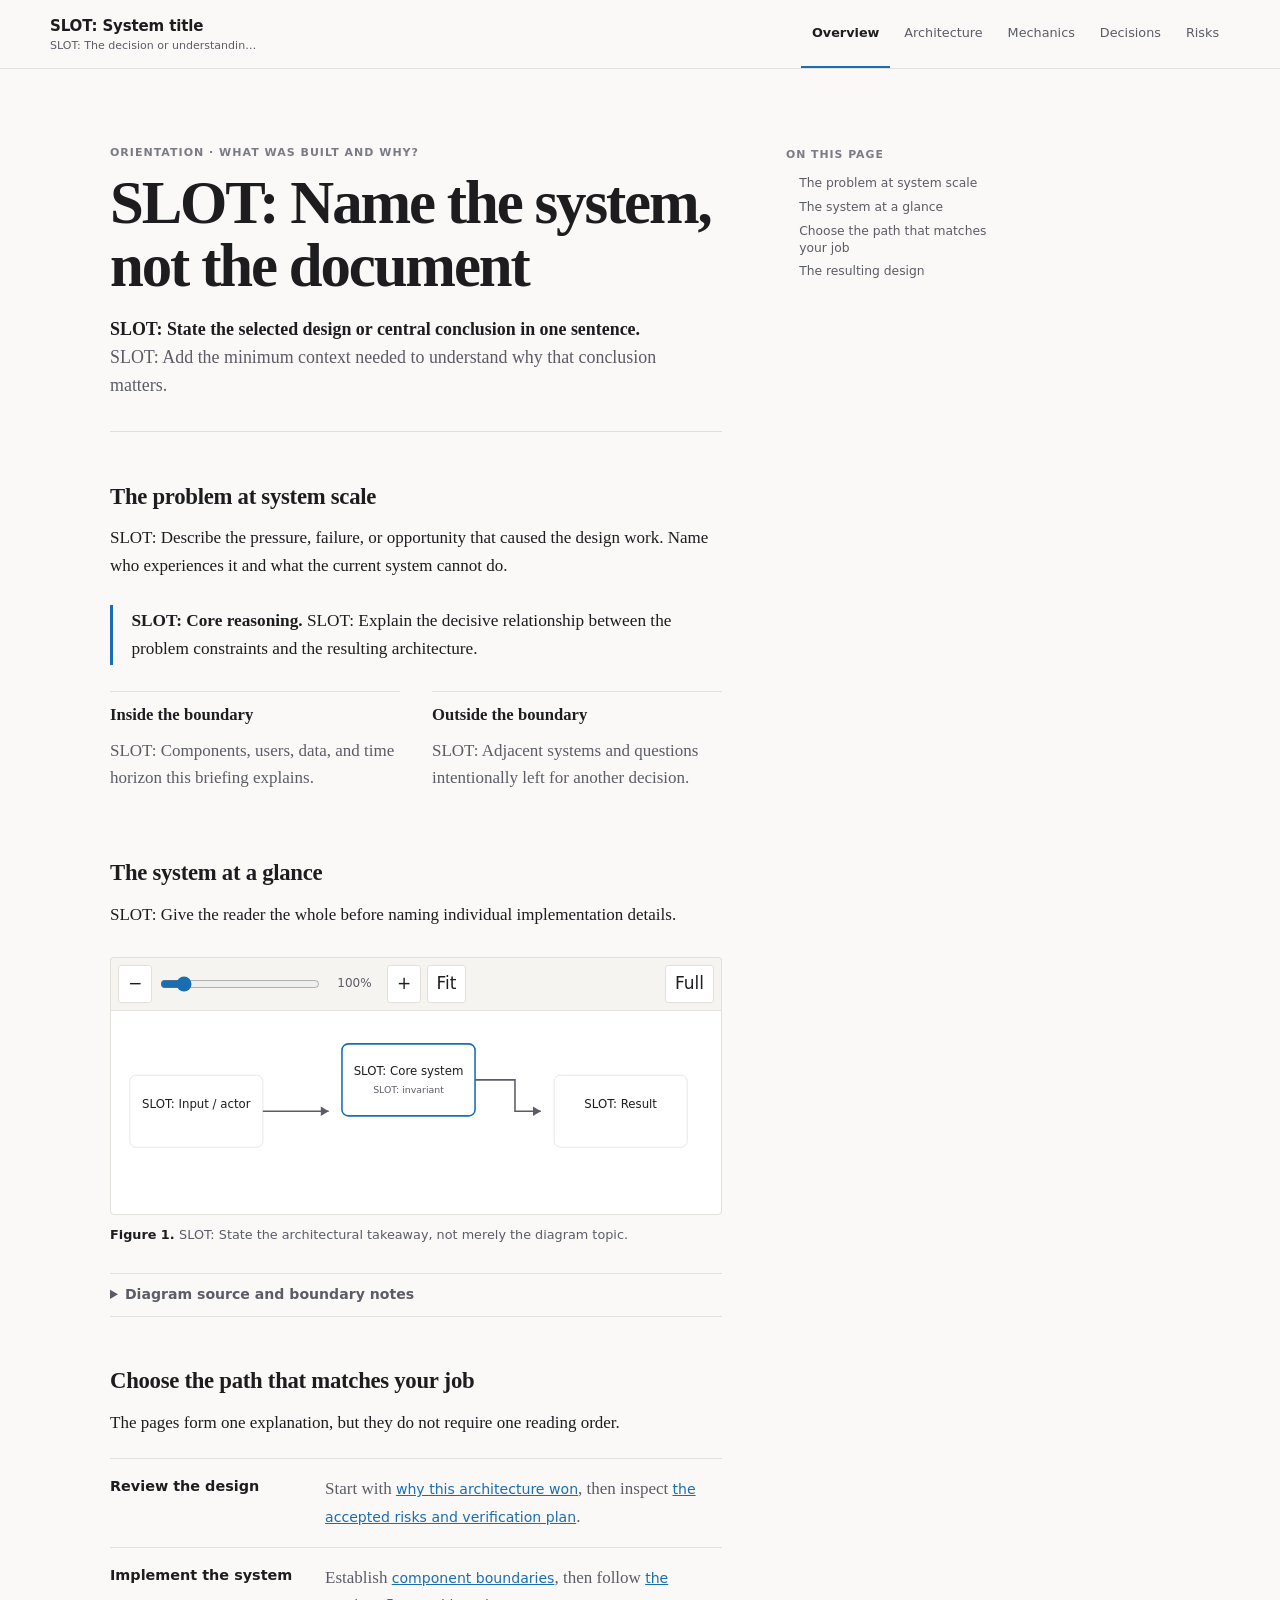
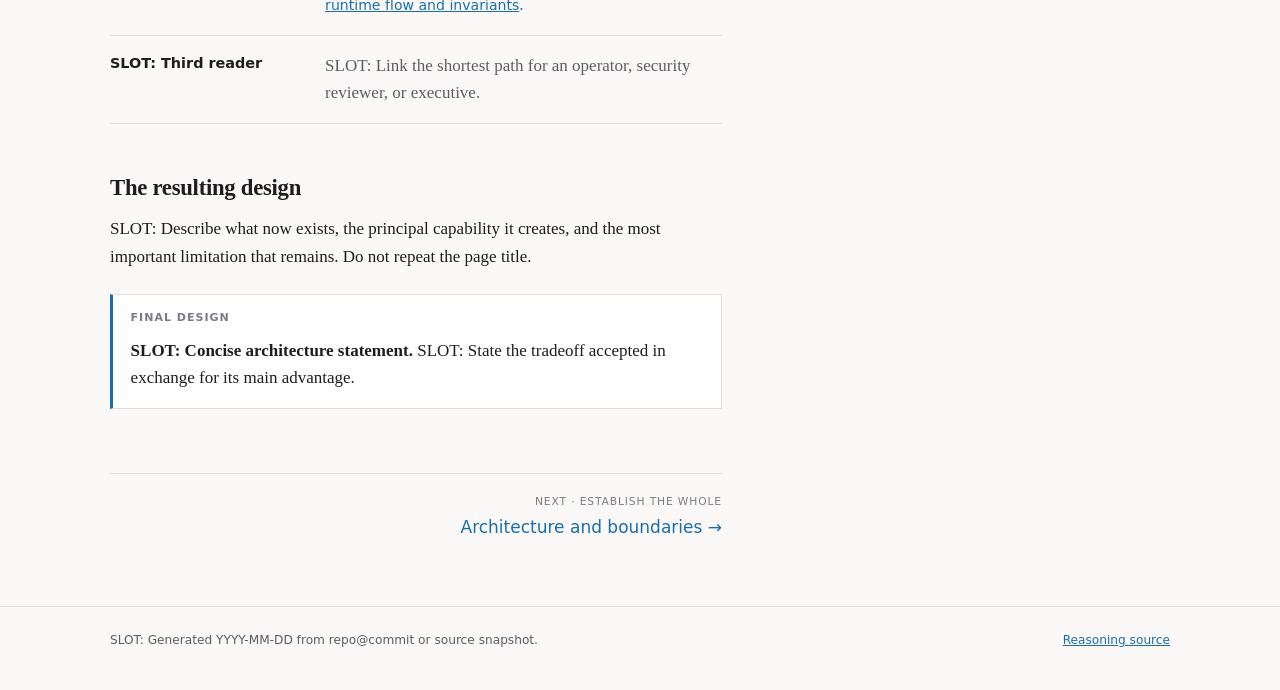
<file: skills/htmlize/assets/templates/site/index.html>
<!doctype html>
<html lang="en">
<head>
<meta charset="utf-8">
<meta name="viewport" content="width=device-width, initial-scale=1">
<meta name="description" content="SLOT: One-sentence description of the system briefing.">
<title>Overview — SLOT: System title</title>
<link rel="stylesheet" href="assets/site.css">
<script src="assets/diagram-viewer.js" defer></script>
<script src="assets/site.js" defer></script>
</head>
<body data-page="index.html">
<a class="skip-link" href="#main">Skip to content</a>

<header class="site-header">
  <div class="site-header-inner">
    <a class="site-mark" href="index.html" aria-label="SLOT: System title, overview">
      <span class="site-name">SLOT: System title</span>
      <span class="site-purpose">SLOT: The decision or understanding this briefing enables.</span>
    </a>
    <nav class="primary-nav" aria-label="Primary">
      <a href="index.html" aria-current="page">Overview</a>
      <a href="architecture.html">Architecture</a>
      <a href="mechanics.html">Mechanics</a>
      <a href="decisions.html">Decisions</a>
      <a href="risks.html">Risks</a>
    </nav>
  </div>
</header>

<div class="page-shell">
  <main id="main">
    <header class="page-header">
      <p class="eyebrow">Orientation · What was built and why?</p>
      <h1>SLOT: Name the system, not the document</h1>
      <p class="lede"><strong>SLOT: State the selected design or central conclusion in one sentence.</strong>
        SLOT: Add the minimum context needed to understand why that conclusion matters.</p>
    </header>

    <section aria-labelledby="problem">
      <h2 id="problem">The problem at system scale</h2>
      <p>SLOT: Describe the pressure, failure, or opportunity that caused the design work.
        Name who experiences it and what the current system cannot do.</p>
      <div class="thesis">
        <strong>SLOT: Core reasoning.</strong> SLOT: Explain the decisive relationship
        between the problem constraints and the resulting architecture.
      </div>
      <div class="scope-grid">
        <div>
          <h3>Inside the boundary</h3>
          <p>SLOT: Components, users, data, and time horizon this briefing explains.</p>
        </div>
        <div>
          <h3>Outside the boundary</h3>
          <p>SLOT: Adjacent systems and questions intentionally left for another decision.</p>
        </div>
      </div>
    </section>

    <section aria-labelledby="system-at-a-glance">
      <h2 id="system-at-a-glance">The system at a glance</h2>
      <p>SLOT: Give the reader the whole before naming individual implementation details.</p>
      <figure class="diagram">
        <svg viewBox="0 0 760 260" role="img" aria-labelledby="overview-map-title">
          <title id="overview-map-title">SLOT: Accessible title for the architecture overview</title>
          <rect x="24" y="82" width="170" height="92" rx="8" fill="#ffffff" stroke="#e6e4de"/>
          <rect x="295" y="42" width="170" height="92" rx="8" fill="#ffffff" stroke="#1a6db0" stroke-width="2"/>
          <rect x="566" y="82" width="170" height="92" rx="8" fill="#ffffff" stroke="#e6e4de"/>
          <path d="M194 128H278" fill="none" stroke="#5c5c66" stroke-width="2"/>
          <path d="M465 88H516V128H549" fill="none" stroke="#5c5c66" stroke-width="2"/>
          <path d="M549 128l-10-6v12z" fill="#5c5c66"/>
          <path d="M278 128l-10-6v12z" fill="#5c5c66"/>
          <text x="109" y="124" text-anchor="middle" fill="#1d1d20" font-family="system-ui" font-size="15">SLOT: Input / actor</text>
          <text x="380" y="82" text-anchor="middle" fill="#1d1d20" font-family="system-ui" font-size="15">SLOT: Core system</text>
          <text x="380" y="105" text-anchor="middle" fill="#5c5c66" font-family="system-ui" font-size="12">SLOT: invariant</text>
          <text x="651" y="124" text-anchor="middle" fill="#1d1d20" font-family="system-ui" font-size="15">SLOT: Result</text>
        </svg>
        <figcaption>SLOT: State the architectural takeaway, not merely the diagram topic.</figcaption>
      </figure>
      <details>
        <summary>Diagram source and boundary notes</summary>
        <p>SLOT: Replace the sample SVG with rendered diagram output and include its editable
          source under <code>sources/diagrams/</code>.</p>
      </details>
    </section>

    <section aria-labelledby="reading-paths">
      <h2 id="reading-paths">Choose the path that matches your job</h2>
      <p>The pages form one explanation, but they do not require one reading order.</p>
      <div class="reading-paths">
        <div class="reading-path">
          <strong>Review the design</strong>
          <p>Start with <a href="decisions.html">why this architecture won</a>, then inspect
            <a href="risks.html">the accepted risks and verification plan</a>.</p>
        </div>
        <div class="reading-path">
          <strong>Implement the system</strong>
          <p>Establish <a href="architecture.html">component boundaries</a>, then follow
            <a href="mechanics.html">the runtime flow and invariants</a>.</p>
        </div>
        <div class="reading-path">
          <strong>SLOT: Third reader</strong>
          <p>SLOT: Link the shortest path for an operator, security reviewer, or executive.</p>
        </div>
      </div>
    </section>

    <section aria-labelledby="result">
      <h2 id="result">The resulting design</h2>
      <p>SLOT: Describe what now exists, the principal capability it creates, and the
        most important limitation that remains. Do not repeat the page title.</p>
      <div class="decision-statement">
        <p class="section-label">Final design</p>
        <p><strong>SLOT: Concise architecture statement.</strong> SLOT: State the tradeoff
          accepted in exchange for its main advantage.</p>
      </div>
    </section>

    <nav class="pager" aria-label="Continue reading">
      <span></span>
      <a href="architecture.html"><span>Next · establish the whole</span>Architecture and boundaries →</a>
    </nav>
  </main>

  <aside class="page-toc" aria-label="On this page">
    <p class="page-toc-label">On this page</p>
    <nav data-page-toc></nav>
  </aside>
</div>

<footer class="site-footer">
  <div class="site-footer-inner">
    <span>SLOT: Generated YYYY-MM-DD from repo@commit or source snapshot.</span>
    <a href="sources/brief.md">Reasoning source</a>
  </div>
</footer>
</body>
</html>
</file>
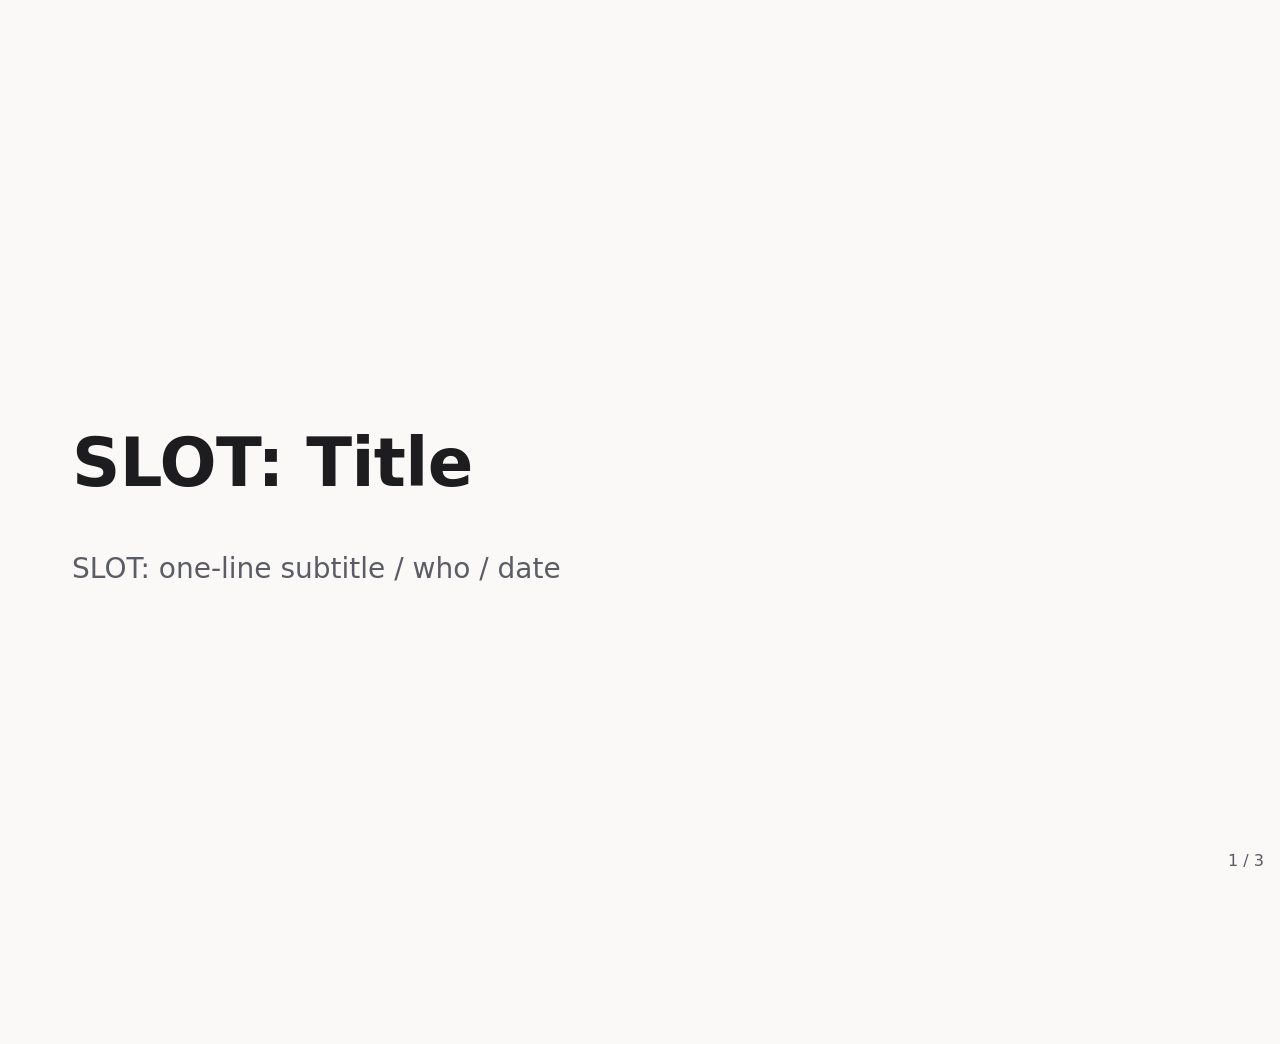
<file: skills/htmlize/assets/templates/deck.html>
<!doctype html>
<html lang="en">
<head>
<meta charset="utf-8">
<meta name="viewport" content="width=device-width, initial-scale=1">
<title>SLOT: deck title</title>
<style>
  :root {
    --bg:     #faf9f7;
    --ink:    #1d1d20;
    --ink-2:  #5c5c66;
    --accent: #1a6db0;
    --sans: ui-sans-serif, system-ui, -apple-system, sans-serif;
    --mono: ui-monospace, "SF Mono", Menlo, Consolas, monospace;
  }
  @media (prefers-color-scheme: dark) {
    :root {
      --bg:     #131316;
      --ink:    #ececf0;
      --ink-2:  #9c9ca8;
      --accent: #5aa3dd;
    }
  }

  body {
    font: 28px/1.45 var(--sans);   /* readable from the back of the room */
    background: var(--bg);
    color: var(--ink);
    margin: 0;
  }
  .slide {
    display: none;
    min-height: 100vh;
    min-height: 100dvh;
    flex-direction: column;
    justify-content: center;
    padding: 8vmin;
  }
  .slide.current { display: flex; }
  h1 { font-size: 2.4em; line-height: 1.1; letter-spacing: -0.01em; margin: 0 0 0.3em; }
  h2 { font-size: 1.6em; line-height: 1.2; margin: 0 0 0.6em; }
  .muted { color: var(--ink-2); }
  code { font-family: var(--mono); font-size: 0.9em; }
  .slide svg { max-width: 100%; height: auto; }

  .counter {
    position: fixed;
    right: 1rem;
    bottom: 0.75rem;
    font-size: 16px;
    color: var(--ink-2);
  }

  @media print {
    .slide { display: flex; min-height: 95vh; page-break-after: always; }
    .counter { display: none; }
  }
</style>
</head>
<body>

<section class="slide">
  <h1>SLOT: Title</h1>
  <p class="muted">SLOT: one-line subtitle / who / date</p>
</section>

<section class="slide">
  <h2>SLOT: One idea per slide</h2>
  <p>SLOT: a diagram beats bullets -- inline the SVG here.</p>
</section>

<section class="slide">
  <h2>SLOT: Summary</h2>
  <p>SLOT: the slide someone photographs.</p>
</section>

<p class="counter" id="counter"></p>

<script>
  // Arrow keys, counter, click to advance. That is the whole budget.
  const slides = [...document.querySelectorAll('.slide')];
  const counter = document.getElementById('counter');
  let i = 0;
  function show(n) {
    i = Math.max(0, Math.min(slides.length - 1, n));
    slides.forEach((s, k) => s.classList.toggle('current', k === i));
    counter.textContent = (i + 1) + ' / ' + slides.length;
    history.replaceState(null, '', '#' + (i + 1));
  }
  addEventListener('keydown', (e) => {
    if (e.key === 'ArrowRight' || e.key === ' ') show(i + 1);
    if (e.key === 'ArrowLeft') show(i - 1);
  });
  addEventListener('click', () => show(i + 1));
  show((parseInt(location.hash.slice(1), 10) || 1) - 1);
</script>
</body>
</html>
</file>
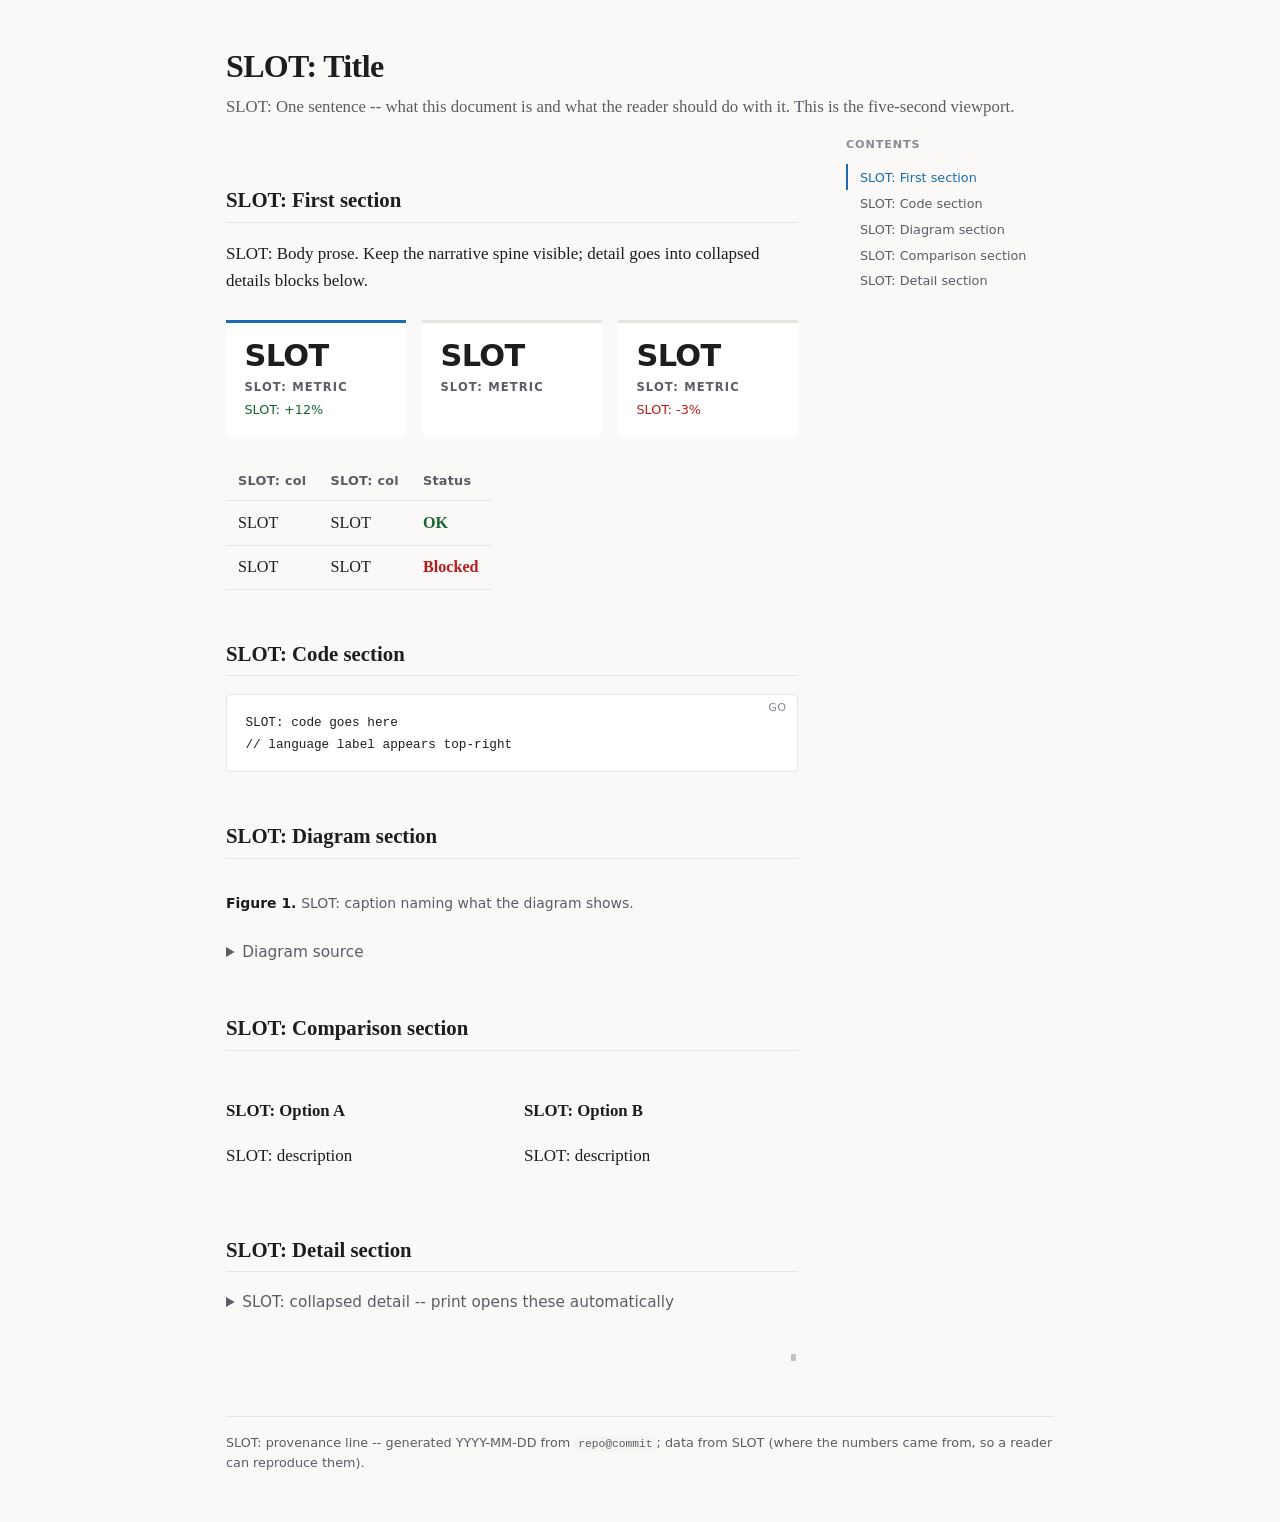
<file: skills/htmlize/assets/templates/document.html>
<!doctype html>
<html lang="en">
<head>
<meta charset="utf-8">
<meta name="viewport" content="width=device-width, initial-scale=1">
<title>SLOT: document title</title>
<style>
  :root {
    --bg:       #faf9f7;
    --surface:  #ffffff;
    --surface-2:#f5f4f0;
    --ink:      #1d1d20;
    --ink-2:    #5c5c66;
    --ink-3:    #8a8a96;
    --rule:     #e6e4de;
    --accent:   #1a6db0;
    --ok:       #166534;
    --warn:     #b45309;
    --bad:      #b91c1c;
    --serif: "Charter", "Iowan Old Style", Georgia, serif;
    --sans:  ui-sans-serif, system-ui, -apple-system, sans-serif;
    --mono:  ui-monospace, "SF Mono", Menlo, Consolas, monospace;
  }
  @media (prefers-color-scheme: dark) {
    :root {
      --bg:       #131316;
      --surface:  #1c1c21;
      --surface-2:#222228;
      --ink:      #ececf0;
      --ink-2:    #9c9ca8;
      --ink-3:    #6c6c78;
      --rule:     #2c2c33;
      --accent:   #5aa3dd;
      --ok:       #4ade80;
      --warn:     #fbbf24;
      --bad:      #f87171;
    }
  }

  * { box-sizing: border-box; }
  html { scroll-behavior: smooth; }

  body {
    font: 17px/1.6 var(--serif);
    background: var(--bg);
    color: var(--ink);
    margin: 3rem auto;
    padding: 0 1.25rem;
    max-width: calc(72ch + 16rem);
  }

  /* -- Layout: main left, nav right -- */

  .layout {
    display: grid;
    grid-template-columns: minmax(0, 72ch) 13rem;
    gap: 3rem;
    align-items: start;
  }

  /* -- Headings -- */

  h1 {
    font-size: 2rem;
    line-height: 1.15;
    letter-spacing: -0.02em;
    margin: 0 0 0.3em;
  }
  h2 {
    font-size: 1.3rem;
    line-height: 1.3;
    margin-top: 2.4em;
    padding-bottom: 0.4em;
    border-bottom: 1px solid var(--rule);
  }
  h3 { font-size: 1.05rem; margin-top: 1.8em; }
  h1, h2, h3 { text-wrap: balance; }

  .framing {
    color: var(--ink-2);
    font-size: 1.05rem;
    line-height: 1.5;
    margin-top: 0;
  }

  a { color: var(--accent); }

  /* -- Right-side TOC -- */

  .toc {
    position: sticky;
    top: 2rem;
    font-family: var(--sans);
    font-size: 0.8rem;
    line-height: 1.65;
    order: 2;
  }
  .toc-label {
    font-weight: 600;
    font-size: 0.7rem;
    letter-spacing: 0.08em;
    text-transform: uppercase;
    color: var(--ink-3);
    margin-bottom: 0.6rem;
  }
  .toc a {
    display: block;
    color: var(--ink-2);
    text-decoration: none;
    padding: 0.15rem 0;
    padding-left: 0.75rem;
    border-left: 2px solid transparent;
    transition: color 120ms ease-out, border-color 120ms ease-out;
  }
  .toc a:hover { color: var(--accent); }
  .toc a.active {
    color: var(--accent);
    border-left-color: var(--accent);
  }

  /* -- Code -- */

  code {
    font-family: var(--mono);
    font-size: 0.88em;
  }
  :not(pre) > code {
    background: var(--surface-2);
    padding: 0.15em 0.35em;
    border-radius: 3px;
  }
  pre {
    position: relative;
    font-family: var(--mono);
    font-size: 0.85em;
    line-height: 1.55;
    background: var(--surface);
    border: 1px solid var(--rule);
    border-radius: 5px;
    padding: 1rem 1.15rem;
    overflow-x: auto;
    tab-size: 4;
  }
  pre .lang {
    position: absolute;
    top: 0;
    right: 0;
    font-family: var(--sans);
    font-size: 0.7rem;
    letter-spacing: 0.04em;
    text-transform: uppercase;
    color: var(--ink-3);
    padding: 0.3rem 0.65rem;
    user-select: none;
  }

  /* -- Tables -- */

  table {
    border-collapse: collapse;
    width: 100%;
    font-size: 0.95em;
    overflow-x: auto;
    display: block;
  }
  th, td {
    text-align: left;
    vertical-align: top;
    padding: 0.55rem 0.75rem;
    border-bottom: 1px solid var(--rule);
  }
  th {
    font-family: var(--sans);
    font-size: 0.8rem;
    font-weight: 600;
    letter-spacing: 0.02em;
    color: var(--ink-2);
  }
  tr:hover td { background: var(--surface-2); }
  td.num, th.num {
    text-align: right;
    font-variant-numeric: tabular-nums;
    font-family: var(--sans);
  }

  /* -- KPI stat tiles -- */

  .kpi-row {
    display: flex;
    gap: 1rem;
    margin: 1.5em 0;
  }
  .kpi {
    flex: 1;
    padding: 1rem 1.15rem;
    border-top: 3px solid var(--rule);
    background: var(--surface);
    border-radius: 0 0 4px 4px;
  }
  .kpi-value {
    font-family: var(--sans);
    font-size: 1.9rem;
    font-weight: 700;
    line-height: 1.1;
    letter-spacing: -0.02em;
    font-variant-numeric: tabular-nums;
  }
  .kpi-label {
    font-family: var(--sans);
    font-size: 0.72rem;
    font-weight: 600;
    letter-spacing: 0.1em;
    text-transform: uppercase;
    color: var(--ink-2);
    margin-top: 0.35rem;
  }
  .kpi-delta {
    font-family: var(--sans);
    font-size: 0.8rem;
    margin-top: 0.25rem;
  }
  .kpi-delta.up   { color: var(--ok); }
  .kpi-delta.down { color: var(--bad); }
  .kpi-delta.flat { color: var(--ink-3); }
  .kpi.accent { border-top-color: var(--accent); }

  /* -- Status -- */

  .ok   { color: var(--ok); }
  .warn { color: var(--warn); }
  .bad  { color: var(--bad); }

  /* -- Grid utilities -- */

  .grid-2 {
    display: grid;
    grid-template-columns: 1fr 1fr;
    gap: 1.5rem;
  }
  .grid-3 {
    display: grid;
    grid-template-columns: repeat(3, 1fr);
    gap: 1.5rem;
  }
  .grid-asym {
    display: grid;
    grid-template-columns: 1.2fr 0.8fr;
    gap: 1.5rem;
  }

  /* -- Details / collapsibles -- */

  details { margin: 1em 0; }
  details summary {
    cursor: pointer;
    color: var(--ink-2);
    font-family: var(--sans);
    font-size: 0.9em;
  }
  details summary:hover { color: var(--accent); }

  /* -- Diagrams -- */

  figure.diagram { margin: 1.5em 0; overflow-x: auto; }
  figure.diagram > svg,
  .diagram-viewport svg { display: block; max-width: 100%; height: auto; }
  figure.diagram figcaption {
    font-family: var(--sans);
    font-size: 0.82em;
    color: var(--ink-2);
    margin-top: 0.5rem;
  }

  /* The fitted SVG above is the no-JS baseline. JS adds this viewer
     without cloning or rewriting the SVG. */
  figure.diagram.is-enhanced { overflow: visible; }
  .diagram-toolbar {
    display: flex;
    align-items: center;
    gap: 0.35rem;
    padding: 0.45rem;
    background: var(--surface-2);
    border: 1px solid var(--rule);
    border-bottom: 0;
    border-radius: 4px 4px 0 0;
    font-family: var(--sans);
  }
  .diagram-toolbar button {
    min-width: 2rem;
    min-height: 2rem;
    padding: 0.25rem 0.55rem;
    background: var(--surface);
    border: 1px solid var(--rule);
    border-radius: 3px;
    color: var(--ink);
    font: inherit;
    cursor: pointer;
  }
  .diagram-toolbar button:hover { border-color: var(--accent); }
  .diagram-toolbar button:focus-visible,
  .diagram-toolbar input:focus-visible,
  .diagram-viewport:focus-visible {
    outline: 2px solid var(--accent);
    outline-offset: 2px;
  }
  .diagram-toolbar input[type="range"] {
    width: min(10rem, 25vw);
    accent-color: var(--accent);
  }
  .diagram-zoom-output {
    min-width: 3.4rem;
    color: var(--ink-2);
    font-size: 0.75rem;
    font-variant-numeric: tabular-nums;
    text-align: center;
  }
  .diagram-toolbar-spacer { flex: 1; }
  .diagram-viewport {
    max-height: min(68vh, 46rem);
    overflow: auto;
    background: var(--surface);
    border: 1px solid var(--rule);
    border-radius: 0 0 4px 4px;
    overscroll-behavior: contain;
    scrollbar-gutter: stable;
  }
  .diagram-viewport:focus-visible { outline-offset: -3px; }
  .diagram-placeholder { visibility: hidden; }
  body.diagram-open { overflow: hidden; }
  figure.diagram.is-fullscreen {
    position: fixed;
    z-index: 100;
    inset: 0;
    display: flex;
    flex-direction: column;
    width: auto;
    max-width: none;
    height: 100vh;
    height: 100dvh;
    margin: 0;
    padding: clamp(0.5rem, 2vw, 1.25rem);
    overflow: hidden;
    background: var(--bg);
  }
  figure.diagram.is-fullscreen .diagram-toolbar { flex: 0 0 auto; }
  figure.diagram.is-fullscreen .diagram-viewport {
    flex: 1 1 auto;
    min-height: 0;
    max-height: none;
  }
  figure.diagram.is-fullscreen figcaption {
    flex: 0 0 auto;
    margin-bottom: 0;
  }

  body { counter-reset: fig tab; }
  figure.diagram figcaption::before {
    counter-increment: fig;
    content: "Figure " counter(fig) ". ";
    font-weight: 600;
    color: var(--ink);
  }
  table caption {
    counter-increment: tab;
    caption-side: top;
    text-align: left;
    font-family: var(--sans);
    font-size: 0.82em;
    color: var(--ink-2);
    padding: 0 0 0.4rem;
  }
  table caption::before {
    content: "Table " counter(tab) ". ";
    font-weight: 600;
    color: var(--ink);
  }

  /* -- Blockquotes -- */

  blockquote {
    margin: 1.5em 0;
    padding: 0 0 0 1.25rem;
    border-left: 3px solid var(--rule);
    color: var(--ink-2);
  }

  /* -- Colophon / endmark -- */

  .colophon {
    margin-top: 3rem;
    padding-top: 1rem;
    border-top: 1px solid var(--rule);
    font: 0.8rem/1.6 var(--sans);
    color: var(--ink-2);
  }
  .endmark {
    display: block;
    text-align: right;
    color: var(--ink-3);
    font-size: 0.85rem;
    margin-top: 2rem;
    opacity: 0.5;
  }

  /* -- Dark-mode remap for rendered SVG diagrams -- */

  .diagram svg [fill="#ffffff"]   { fill: var(--surface); }
  .diagram svg [fill="#faf9f7"]   { fill: var(--bg); }
  .diagram svg [fill="#1d1d20"]   { fill: var(--ink); }
  .diagram svg [fill="#5c5c66"]   { fill: var(--ink-2); }
  .diagram svg [stroke="#5c5c66"] { stroke: var(--ink-2); }
  .diagram svg [stroke="#e6e4de"] { stroke: var(--rule); }
  .diagram svg [fill="#1a6db0"]   { fill: var(--accent); }
  .diagram svg [stroke="#1a6db0"] { stroke: var(--accent); }
  .diagram svg [fill="#eaeaea"]   { fill: var(--rule); }
  .diagram svg [stroke="#000000"] { stroke: var(--ink-2); }
  .diagram svg [stroke="#666"],
  .diagram svg [stroke="#999"]    { stroke: var(--ink-2); }

  /* -- Responsive -- */

  @media (max-width: 900px) {
    body { max-width: 72ch; margin: 1.5rem auto; }
    .layout {
      display: flex;
      flex-direction: column;
    }
    .toc {
      position: static;
      order: -1;
      border-bottom: 1px solid var(--rule);
      padding-bottom: 1rem;
      margin-bottom: 1.5rem;
    }
    .toc a { border-left: none; padding-left: 0; }
    .grid-2, .grid-3, .grid-asym { grid-template-columns: 1fr; }
    .kpi-row { flex-wrap: wrap; }
    .kpi { min-width: calc(50% - 0.5rem); }
  }

  @media (max-width: 500px) {
    .kpi { min-width: 100%; }
    .diagram-toolbar input[type="range"] { width: 5.5rem; }
  }

  /* -- Print -- */

  @media print {
    :root {
      --bg: #ffffff;
      --surface: #ffffff;
      --surface-2: #f5f4f0;
      --ink: #111111;
      --ink-2: #4b4b52;
      --ink-3: #6b6b72;
      --rule: #d8d6d0;
      --accent: #174f7a;
      color-scheme: light;
    }
    body { max-width: none; margin: 0; font-size: 11pt; }
    .no-print, .diagram-toolbar { display: none !important; }
    .toc { position: static; }
    .kpi { break-inside: avoid; }
    pre { white-space: pre-wrap; word-wrap: break-word; }
    figure.diagram,
    figure.diagram.is-fullscreen {
      position: static !important;
      display: block;
      height: auto;
      margin: 1rem 0;
      padding: 0;
      overflow: visible;
      background: transparent;
    }
    .diagram-viewport {
      max-height: none;
      overflow: visible;
      border: 0;
    }
    .diagram-viewport svg { width: 100% !important; max-width: 100% !important; }
  }

  @media (prefers-reduced-motion: reduce) {
    html { scroll-behavior: auto; }
    .toc a { transition: none; }
  }
</style>
</head>
<body>

<header>
  <h1>SLOT: Title</h1>
  <p class="framing">SLOT: One sentence -- what this document is and
  what the reader should do with it. This is the five-second viewport.</p>
</header>

<div class="layout">
  <main id="content">

    <section>
      <h2>SLOT: First section</h2>
      <p>SLOT: Body prose. Keep the narrative spine visible; detail
      goes into collapsed details blocks below.</p>

      <!-- KPI stat tiles -- use when you have 2-4 headline numbers -->
      <div class="kpi-row">
        <div class="kpi accent">
          <div class="kpi-value">SLOT</div>
          <div class="kpi-label">SLOT: metric</div>
          <div class="kpi-delta up">SLOT: +12%</div>
        </div>
        <div class="kpi">
          <div class="kpi-value">SLOT</div>
          <div class="kpi-label">SLOT: metric</div>
        </div>
        <div class="kpi">
          <div class="kpi-value">SLOT</div>
          <div class="kpi-label">SLOT: metric</div>
          <div class="kpi-delta down">SLOT: -3%</div>
        </div>
      </div>

      <table>
        <thead><tr><th>SLOT: col</th><th>SLOT: col</th><th>Status</th></tr></thead>
        <tbody>
          <tr><td>SLOT</td><td>SLOT</td><td><strong class="ok">OK</strong></td></tr>
          <tr><td>SLOT</td><td>SLOT</td><td><strong class="bad">Blocked</strong></td></tr>
        </tbody>
      </table>
    </section>

    <section>
      <h2>SLOT: Code section</h2>
      <pre><span class="lang">go</span><code>SLOT: code goes here
// language label appears top-right</code></pre>
    </section>

    <section>
      <h2>SLOT: Diagram section</h2>
      <figure class="diagram">
        <!-- SLOT: inline <svg> from scripts/render-diagram.sh
             (see references/diagrams.md) -->
        <figcaption>SLOT: caption naming what the diagram shows.</figcaption>
      </figure>
      <details>
        <summary>Diagram source</summary>
        <pre><code><!-- SLOT: the .dot/.mmd source, kept editable --></code></pre>
      </details>
    </section>

    <section>
      <h2>SLOT: Comparison section</h2>
      <!-- Use grid-2 for side-by-side, grid-3 for three-way,
           grid-asym for weighted comparison -->
      <div class="grid-2">
        <div>
          <h3>SLOT: Option A</h3>
          <p>SLOT: description</p>
        </div>
        <div>
          <h3>SLOT: Option B</h3>
          <p>SLOT: description</p>
        </div>
      </div>
    </section>

    <section>
      <h2>SLOT: Detail section</h2>
      <details>
        <summary>SLOT: collapsed detail -- print opens these automatically</summary>
        <p>SLOT: depth that would break the reading flow if expanded.</p>
      </details>
    </section>

    <!-- SLOT: for plans, end with the "not doing" section --
         options considered and cut, one line each on why. -->

    <span class="endmark">&#8718;</span>

  </main>

  <aside class="toc no-print">
    <div class="toc-label">Contents</div>
    <nav id="toc"></nav>
  </aside>
</div>

<footer class="colophon">
  SLOT: provenance line -- generated YYYY-MM-DD from
  <code>repo@commit</code>; data from SLOT (where the numbers came
  from, so a reader can reproduce them).
</footer>

<script>
  'use strict';

  const tocNav = document.getElementById('toc');
  const headings = [...document.querySelectorAll('#content h2')];

  headings.forEach((h, i) => {
    if (!h.id) h.id = 's' + (i + 1) + '-' +
      h.textContent.toLowerCase().replace(/[^a-z0-9]+/g, '-').slice(0, 40);
    const a = document.createElement('a');
    a.href = '#' + h.id;
    a.textContent = h.textContent;
    tocNav.appendChild(a);
  });

  // Active TOC highlighting is optional; navigation remains plain links.
  if ('IntersectionObserver' in window) {
    const tocLinks = [...tocNav.querySelectorAll('a')];
    const observer = new IntersectionObserver((entries) => {
      for (const entry of entries) {
        if (entry.isIntersecting) {
          tocLinks.forEach(a => a.classList.remove('active'));
          const active = tocLinks.find(a =>
            a.getAttribute('href') === '#' + entry.target.id);
          if (active) active.classList.add('active');
        }
      }
    }, { rootMargin: '-80px 0px -60% 0px' });
    headings.forEach(h => observer.observe(h));
  }

/* DIAGRAM_VIEWER_START */
  const clamp = (value, min, max) => Math.min(max, Math.max(min, value));

  function makeElement(tag, className, text) {
    const node = document.createElement(tag);
    if (className) node.className = className;
    if (text !== undefined) node.textContent = text;
    return node;
  }

  const diagramStates = [];
  let fullscreenState = null;

  function setDiagramZoom(state, nextZoom, resetPosition = false) {
    const viewport = state.viewport;
    const centerX = state.pendingCenter
      ? state.pendingCenter.x
      : (viewport.scrollLeft + viewport.clientWidth / 2) /
        Math.max(viewport.scrollWidth, 1);
    const centerY = state.pendingCenter
      ? state.pendingCenter.y
      : (viewport.scrollTop + viewport.clientHeight / 2) /
        Math.max(viewport.scrollHeight, 1);

    if (state.zoomFrame) cancelAnimationFrame(state.zoomFrame);
    state.pendingCenter = resetPosition ? null : { x: centerX, y: centerY };

    state.zoom = clamp(Math.round(nextZoom / 25) * 25, 50, 500);
    state.range.value = String(state.zoom);
    state.output.value = state.zoom + '%';
    state.output.textContent = state.zoom + '%';
    state.svg.style.width = state.zoom + '%';
    state.svg.style.maxWidth = 'none';

    state.zoomFrame = requestAnimationFrame(() => {
      if (resetPosition) {
        viewport.scrollTo(0, 0);
      } else {
        viewport.scrollLeft = centerX * viewport.scrollWidth - viewport.clientWidth / 2;
        viewport.scrollTop = centerY * viewport.scrollHeight - viewport.clientHeight / 2;
      }
      state.zoomFrame = 0;
      state.pendingCenter = null;
    });
  }

  function closeFullscreen(state, restoreFocus = true) {
    if (!state || fullscreenState !== state) return;
    state.figure.classList.remove('is-fullscreen');
    state.fullButton.textContent = 'Full';
    state.fullButton.setAttribute('aria-pressed', 'false');
    if (state.placeholder) state.placeholder.remove();
    state.placeholder = null;
    document.body.classList.remove('diagram-open');
    fullscreenState = null;
    if (restoreFocus && state.returnFocus && state.returnFocus.isConnected) {
      state.returnFocus.focus();
    }
  }

  function openFullscreen(state) {
    if (fullscreenState === state) return;
    if (fullscreenState) closeFullscreen(fullscreenState, false);

    const placeholder = makeElement('div', 'diagram-placeholder');
    placeholder.style.height = state.figure.getBoundingClientRect().height + 'px';
    state.figure.before(placeholder);
    state.placeholder = placeholder;
    state.returnFocus = document.activeElement;
    state.figure.classList.add('is-fullscreen');
    state.fullButton.textContent = 'Exit';
    state.fullButton.setAttribute('aria-pressed', 'true');
    document.body.classList.add('diagram-open');
    fullscreenState = state;
    state.fullButton.focus();
  }

  function toggleFullscreen(state) {
    if (fullscreenState === state) closeFullscreen(state);
    else openFullscreen(state);
  }

  function enhanceDiagram(figure, index) {
    const svg = figure.querySelector(':scope > svg');
    if (!svg) return;

    const toolbar = makeElement('div', 'diagram-toolbar');
    toolbar.setAttribute('role', 'group');
    toolbar.setAttribute('aria-label', 'Diagram view controls');

    const zoomOut = makeElement('button', '', '\u2212');
    zoomOut.type = 'button';
    zoomOut.setAttribute('aria-label', 'Zoom out');

    const range = makeElement('input');
    range.type = 'range';
    range.min = '50';
    range.max = '500';
    range.step = '25';
    range.value = '100';
    range.setAttribute('aria-label', 'Diagram zoom');

    const output = makeElement('output', 'diagram-zoom-output', '100%');
    output.value = '100%';
    output.setAttribute('aria-live', 'polite');

    const zoomIn = makeElement('button', '', '+');
    zoomIn.type = 'button';
    zoomIn.setAttribute('aria-label', 'Zoom in');

    const fit = makeElement('button', '', 'Fit');
    fit.type = 'button';
    fit.setAttribute('aria-label', 'Fit diagram');

    const spacer = makeElement('span', 'diagram-toolbar-spacer');
    spacer.setAttribute('aria-hidden', 'true');

    const full = makeElement('button', '', 'Full');
    full.type = 'button';
    full.setAttribute('aria-label', 'Toggle fullscreen diagram');
    full.setAttribute('aria-pressed', 'false');

    toolbar.append(zoomOut, range, output, zoomIn, fit, spacer, full);

    const viewport = makeElement('div', 'diagram-viewport');
    viewport.tabIndex = 0;
    const caption = figure.querySelector('figcaption');
    viewport.setAttribute('aria-label', caption && caption.textContent.trim()
      ? 'Diagram: ' + caption.textContent.trim()
      : 'Diagram ' + (index + 1));

    svg.before(viewport);
    viewport.appendChild(svg);
    figure.insertBefore(toolbar, viewport);
    figure.classList.add('is-enhanced');

    const state = {
      figure,
      svg,
      viewport,
      range,
      output,
      fullButton: full,
      zoom: 100,
      zoomFrame: 0,
      pendingCenter: null,
      placeholder: null,
      returnFocus: null
    };
    diagramStates.push(state);
    setDiagramZoom(state, 100, true);

    zoomOut.addEventListener('click', () => setDiagramZoom(state, state.zoom - 25));
    zoomIn.addEventListener('click', () => setDiagramZoom(state, state.zoom + 25));
    fit.addEventListener('click', () => setDiagramZoom(state, 100, true));
    full.addEventListener('click', () => toggleFullscreen(state));
    range.addEventListener('input', () => setDiagramZoom(state, Number(range.value)));

    viewport.addEventListener('wheel', (event) => {
      if (!event.ctrlKey && !event.metaKey) return;
      event.preventDefault();
      setDiagramZoom(state, state.zoom + (event.deltaY < 0 ? 25 : -25));
    }, { passive: false });

    figure.addEventListener('keydown', (event) => {
      if (event.key === '+' || event.key === '=') {
        event.preventDefault();
        setDiagramZoom(state, state.zoom + 25);
      } else if (event.key === '-') {
        event.preventDefault();
        setDiagramZoom(state, state.zoom - 25);
      } else if (event.key === '0') {
        event.preventDefault();
        setDiagramZoom(state, 100, true);
      } else if (event.key.toLowerCase() === 'f') {
        event.preventDefault();
        toggleFullscreen(state);
      }
    });
  }

  document.querySelectorAll('figure.diagram').forEach(enhanceDiagram);

  document.addEventListener('keydown', (event) => {
    if (!fullscreenState) return;
    if (event.key === 'Escape') {
      event.preventDefault();
      closeFullscreen(fullscreenState);
      return;
    }
    if (event.key !== 'Tab') return;

    const focusable = [...fullscreenState.figure.querySelectorAll(
      'button:not([disabled]), input:not([disabled]), [tabindex]:not([tabindex="-1"])'
    )].filter((node) => !node.hidden);
    if (!focusable.length) return;
    const first = focusable[0];
    const last = focusable[focusable.length - 1];
    if (!fullscreenState.figure.contains(document.activeElement)) {
      event.preventDefault();
      (event.shiftKey ? last : first).focus();
    } else if (event.shiftKey && document.activeElement === first) {
      event.preventDefault();
      last.focus();
    } else if (!event.shiftKey && document.activeElement === last) {
      event.preventDefault();
      first.focus();
    }
  });

  addEventListener('beforeprint', () => {
    if (fullscreenState) closeFullscreen(fullscreenState, false);
    for (const state of diagramStates) setDiagramZoom(state, 100, true);
  });
/* DIAGRAM_VIEWER_END */

  addEventListener('beforeprint', () => {
    document.querySelectorAll('details:not([open])').forEach(d => {
      d.dataset.autoOpened = '';
      d.open = true;
    });
  });
  addEventListener('afterprint', () =>
    document.querySelectorAll('details[data-auto-opened]').forEach(d => {
      d.open = false;
      delete d.dataset.autoOpened;
    }));
</script>
</body>
</html>
</file>
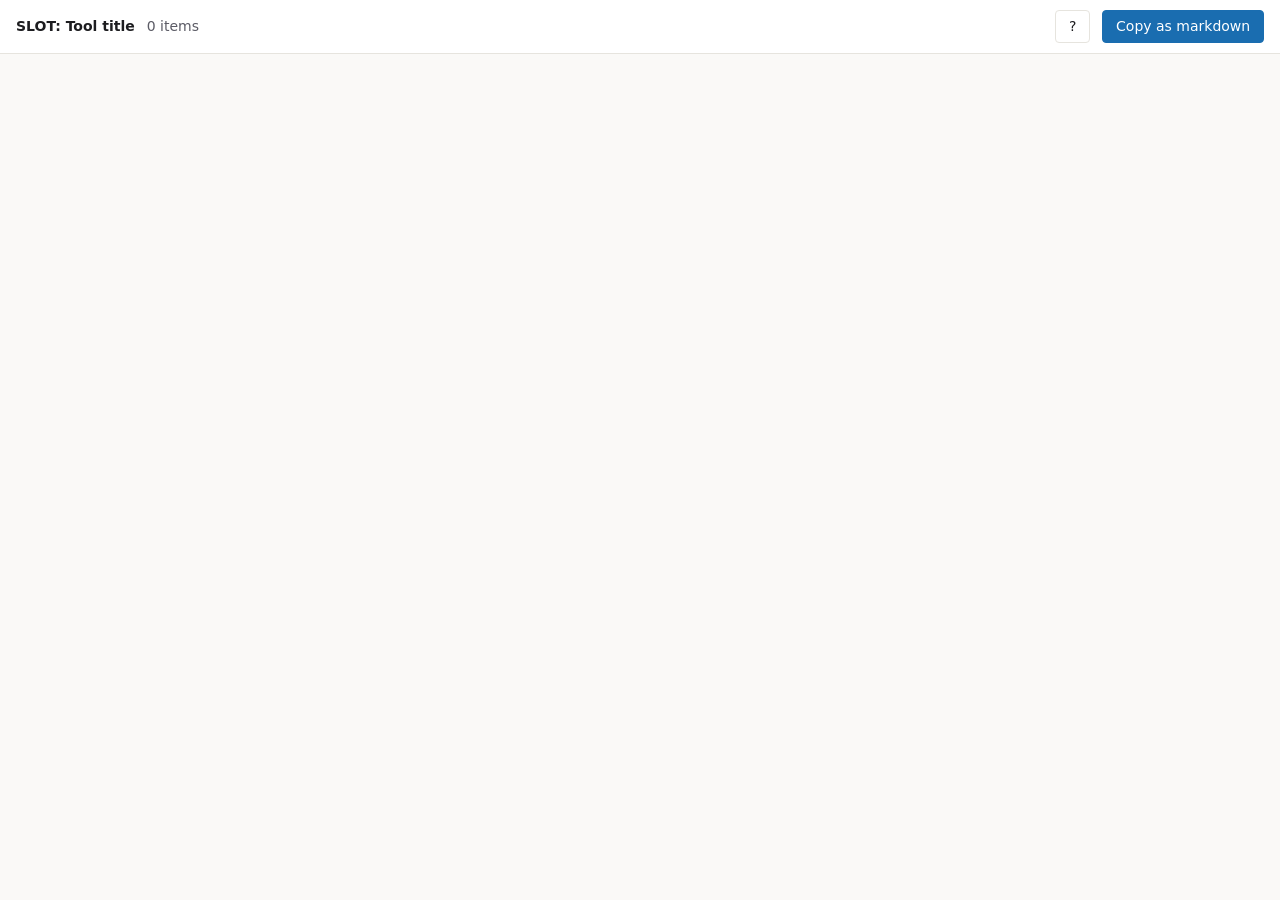
<file: skills/htmlize/assets/templates/tool.html>
<!doctype html>
<html lang="en">
<head>
<meta charset="utf-8">
<meta name="viewport" content="width=device-width, initial-scale=1">
<title>SLOT: tool title</title>
<style>
  :root {
    --bg:       #faf9f7;
    --surface:  #ffffff;
    --ink:      #1d1d20;
    --ink-2:    #5c5c66;
    --rule:     #e6e4de;
    --accent:   #1a6db0;
    --ok:       #166534;
    --warn:     #b45309;
    --bad:      #b91c1c;
    --sans: ui-sans-serif, system-ui, -apple-system, sans-serif;
    --mono: ui-monospace, "SF Mono", Menlo, Consolas, monospace;
  }
  @media (prefers-color-scheme: dark) {
    :root {
      --bg:      #131316;
      --surface: #1c1c21;
      --ink:     #ececf0;
      --ink-2:   #9c9ca8;
      --rule:    #2c2c33;
      --accent:  #5aa3dd;
      --ok:      #4ade80;
      --warn:    #fbbf24;
      --bad:     #f87171;
    }
  }

  * { box-sizing: border-box; }
  body {
    font: 14px/1.45 var(--sans);
    background: var(--bg);
    color: var(--ink);
    margin: 0;
  }

  .toolbar {
    position: sticky;
    top: 0;
    display: flex;
    align-items: center;
    gap: 0.75rem;
    padding: 0.6rem 1rem;
    background: var(--surface);
    border-bottom: 1px solid var(--rule);
  }
  .toolbar .title { font-weight: 600; }
  .toolbar .count { color: var(--ink-2); }
  .toolbar .spacer { flex: 1; }

  button {
    font: inherit;
    color: var(--ink);
    background: var(--surface);
    border: 1px solid var(--rule);
    border-radius: 4px;
    padding: 0.35rem 0.8rem;
    cursor: pointer;
    transition: border-color 150ms ease-out;
  }
  button:hover { border-color: var(--accent); }
  button:focus-visible { outline: 2px solid var(--accent); outline-offset: 1px; }
  button.primary { background: var(--accent); border-color: var(--accent); color: #fff; }
  @media (prefers-reduced-motion: reduce) {
    button { transition: none; }
  }

  main { padding: 1rem; }

  .ok   { color: var(--ok); }
  .warn { color: var(--warn); }
  .bad  { color: var(--bad); }

  .help {
    position: fixed;
    right: 1rem;
    bottom: 1rem;
    background: var(--surface);
    border: 1px solid var(--rule);
    border-radius: 4px;
    padding: 0.75rem 1rem;
    box-shadow: 0 2px 8px rgba(0,0,0,0.12);
    font-size: 0.9em;
  }
  .help kbd {
    font-family: var(--mono);
    border: 1px solid var(--rule);
    border-radius: 3px;
    padding: 0 0.3em;
  }

  @media print { .toolbar, .help { display: none; } }
</style>
</head>
<body>

<header class="toolbar">
  <span class="title">SLOT: Tool title</span>
  <span class="count" id="count"></span>
  <span class="spacer"></span>
  <button id="help-btn" aria-label="Keyboard shortcuts">?</button>
  <!-- SLOT: export label matches the format: "Copy as markdown",
       "Copy as JSON", "Copy as diff" -- see references/export.md -->
  <button id="export-btn" class="primary">Copy as markdown</button>
</header>

<main id="work">
  <!-- SLOT: the working surface. Built by render() below from the
       embedded data -- never hand-write rows that JS also writes. -->
</main>

<section class="help" id="help" hidden>
  <!-- SLOT: list the real shortcuts this tool ships -->
  <div><kbd>?</kbd> toggle this panel</div>
</section>

<!-- Task data lives in a non-executing JSON block, separated from
     behavior. Escape every </ in string values as <\/ or the
     document truncates at the first </script> in the data. -->
<script id="task-data" type="application/json">
  {"items": []}
</script>

<script>
  'use strict';
  const data = JSON.parse(document.getElementById('task-data').textContent);
  // SLOT: replace {"items": []} above with the real task data.
  // Pre-populate; an empty editor is a failed artifact.

  let dirty = false;  // set on any edit, cleared by successful export
  addEventListener('beforeunload', (e) => {
    if (dirty) e.preventDefault();
  });

  const work = document.getElementById('work');
  function render() {
    work.replaceChildren();
    // SLOT: build the UI with createElement/textContent only.
    // Never assign innerHTML from anything containing data.
    for (const item of data.items) {
      const row = document.createElement('div');
      row.textContent = String(item);  // SLOT: real row structure
      work.appendChild(row);
    }
    document.getElementById('count').textContent =
      data.items.length + ' items';
  }
  render();

  function exportText() {
    // SLOT: serialize the current state in the format the export
    // button promises. Export the decisions, not the whole dump.
    return data.items.map(String).join('\n');
  }

  // Canonical clipboard contract (references/export.md):
  // navigator.clipboard rejects in sandboxed iframes and unfocused
  // documents; execCommand is the deliberate fallback.
  async function copyText(text, btn) {
    let ok = false;
    try {
      await navigator.clipboard.writeText(text);
      ok = true;
    } catch {
      const ta = document.createElement('textarea');
      ta.value = text;
      ta.style.cssText = 'position:fixed;opacity:0';
      document.body.appendChild(ta);
      ta.select();
      ok = document.execCommand('copy');
      ta.remove();
    }
    const old = btn.textContent;
    btn.textContent = ok ? 'Copied' : 'Copy failed -- select the text manually';
    setTimeout(() => { btn.textContent = old; }, 1500);
    return ok;
  }

  document.getElementById('export-btn').addEventListener('click', async (e) => {
    if (await copyText(exportText(), e.target)) dirty = false;
  });

  const help = document.getElementById('help');
  document.getElementById('help-btn').addEventListener('click', () => {
    help.hidden = !help.hidden;
  });
  addEventListener('keydown', (e) => {
    if (e.target.matches('input, textarea, select')) return;
    if (e.key === '?') help.hidden = !help.hidden;
    // SLOT: j/k to move, y/n to judge -- if the user will process
    // more than a few items, shortcuts are required, and every
    // shortcut action must also work by tab and click.
  });
</script>
</body>
</html>
</file>
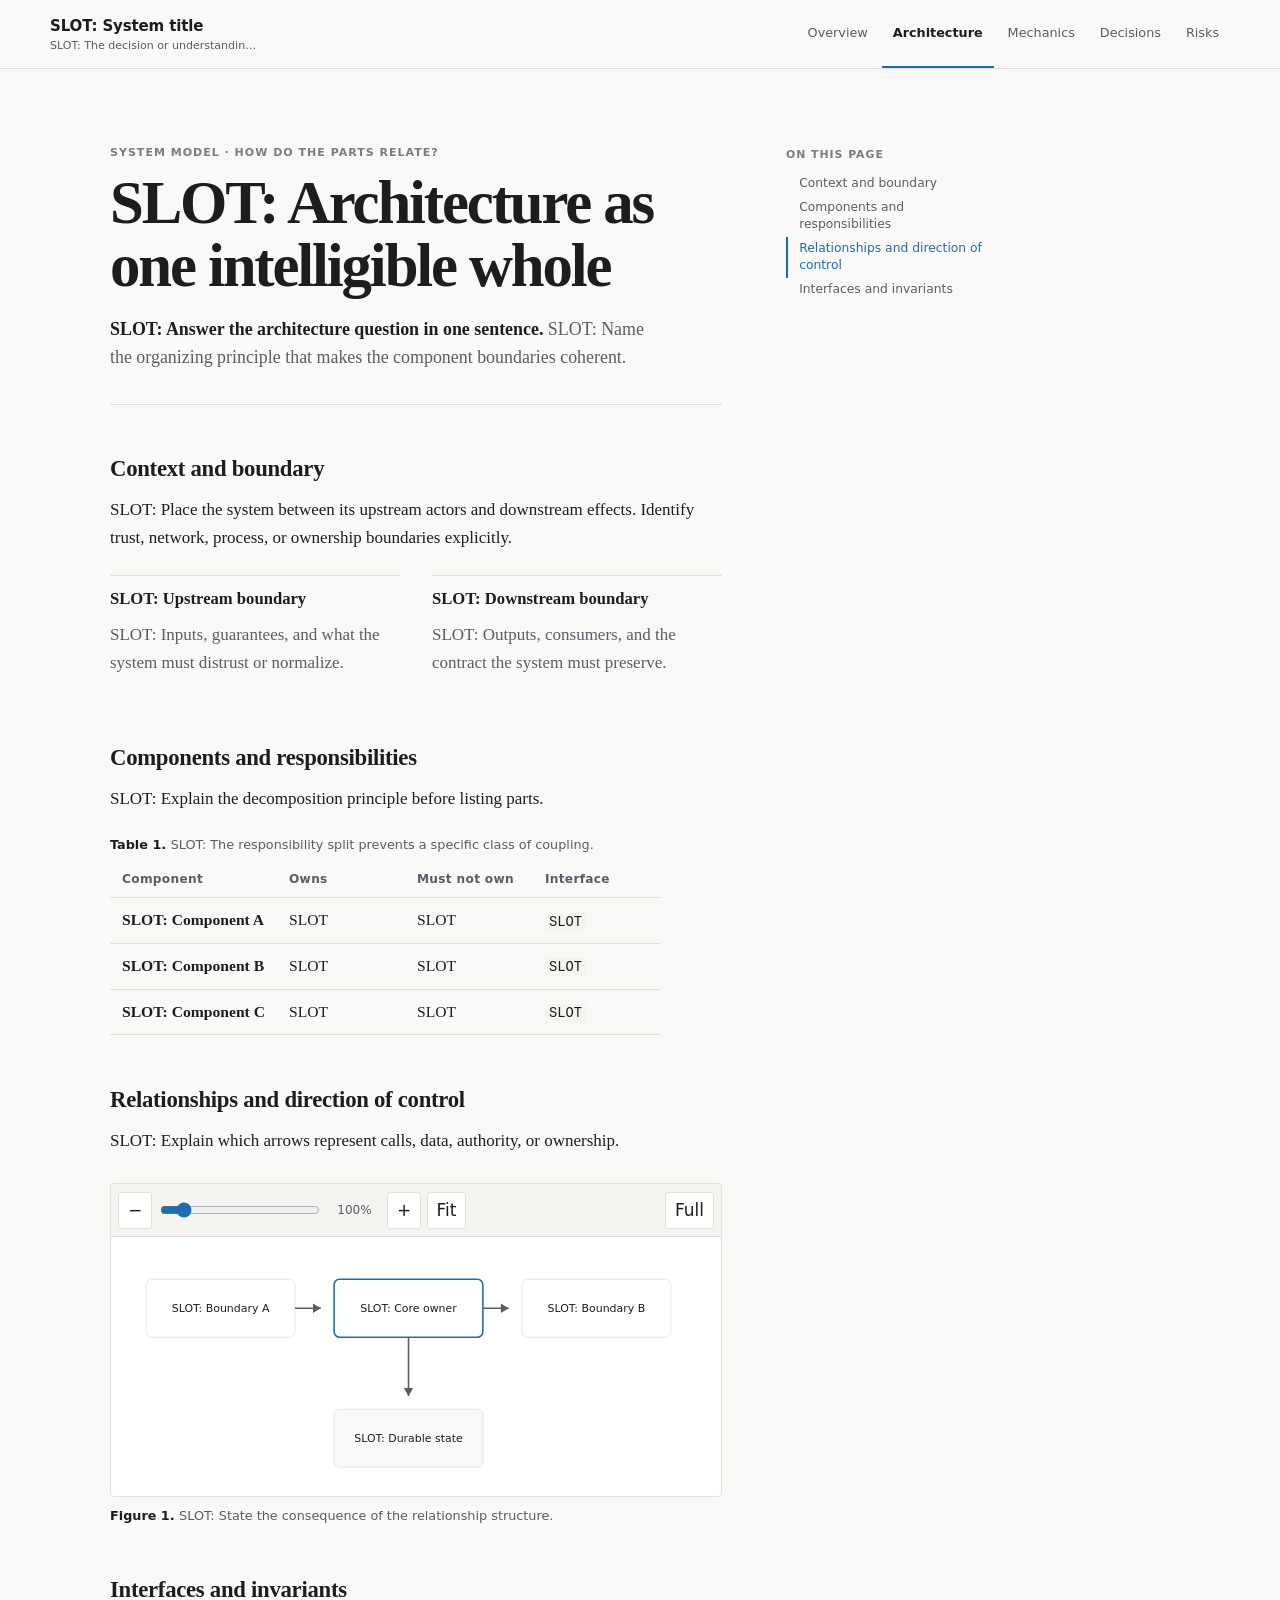
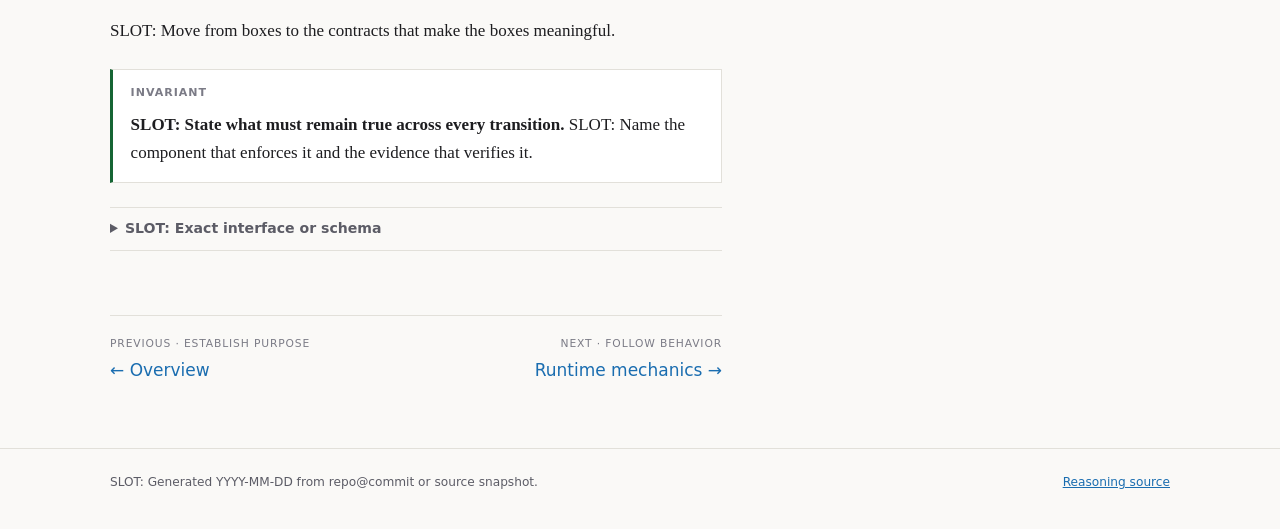
<file: skills/htmlize/assets/templates/site/architecture.html>
<!doctype html>
<html lang="en">
<head>
<meta charset="utf-8">
<meta name="viewport" content="width=device-width, initial-scale=1">
<meta name="description" content="SLOT: The system boundary, components, relationships, and interfaces.">
<title>Architecture — SLOT: System title</title>
<link rel="stylesheet" href="assets/site.css">
<script src="assets/diagram-viewer.js" defer></script>
<script src="assets/site.js" defer></script>
</head>
<body data-page="architecture.html">
<a class="skip-link" href="#main">Skip to content</a>

<header class="site-header">
  <div class="site-header-inner">
    <a class="site-mark" href="index.html" aria-label="SLOT: System title, overview">
      <span class="site-name">SLOT: System title</span>
      <span class="site-purpose">SLOT: The decision or understanding this briefing enables.</span>
    </a>
    <nav class="primary-nav" aria-label="Primary">
      <a href="index.html">Overview</a>
      <a href="architecture.html" aria-current="page">Architecture</a>
      <a href="mechanics.html">Mechanics</a>
      <a href="decisions.html">Decisions</a>
      <a href="risks.html">Risks</a>
    </nav>
  </div>
</header>

<div class="page-shell">
  <main id="main">
    <header class="page-header">
      <p class="eyebrow">System model · How do the parts relate?</p>
      <h1>SLOT: Architecture as one intelligible whole</h1>
      <p class="lede"><strong>SLOT: Answer the architecture question in one sentence.</strong>
        SLOT: Name the organizing principle that makes the component boundaries coherent.</p>
    </header>

    <section aria-labelledby="boundary">
      <h2 id="boundary">Context and boundary</h2>
      <p>SLOT: Place the system between its upstream actors and downstream effects.
        Identify trust, network, process, or ownership boundaries explicitly.</p>
      <div class="scope-grid">
        <div>
          <h3>SLOT: Upstream boundary</h3>
          <p>SLOT: Inputs, guarantees, and what the system must distrust or normalize.</p>
        </div>
        <div>
          <h3>SLOT: Downstream boundary</h3>
          <p>SLOT: Outputs, consumers, and the contract the system must preserve.</p>
        </div>
      </div>
    </section>

    <section aria-labelledby="components">
      <h2 id="components">Components and responsibilities</h2>
      <p>SLOT: Explain the decomposition principle before listing parts.</p>
      <table>
        <caption>SLOT: The responsibility split prevents a specific class of coupling.</caption>
        <thead>
          <tr><th>Component</th><th>Owns</th><th>Must not own</th><th>Interface</th></tr>
        </thead>
        <tbody>
          <tr><td><strong>SLOT: Component A</strong></td><td>SLOT</td><td>SLOT</td><td><code>SLOT</code></td></tr>
          <tr><td><strong>SLOT: Component B</strong></td><td>SLOT</td><td>SLOT</td><td><code>SLOT</code></td></tr>
          <tr><td><strong>SLOT: Component C</strong></td><td>SLOT</td><td>SLOT</td><td><code>SLOT</code></td></tr>
        </tbody>
      </table>
    </section>

    <section aria-labelledby="relationships">
      <h2 id="relationships">Relationships and direction of control</h2>
      <p>SLOT: Explain which arrows represent calls, data, authority, or ownership.</p>
      <figure class="diagram">
        <svg viewBox="0 0 760 330" role="img" aria-labelledby="architecture-map-title">
          <title id="architecture-map-title">SLOT: Accessible title for the component relationship diagram</title>
          <rect x="45" y="54" width="190" height="74" rx="7" fill="#ffffff" stroke="#e6e4de"/>
          <rect x="285" y="54" width="190" height="74" rx="7" fill="#ffffff" stroke="#1a6db0" stroke-width="2"/>
          <rect x="525" y="54" width="190" height="74" rx="7" fill="#ffffff" stroke="#e6e4de"/>
          <rect x="285" y="220" width="190" height="74" rx="7" fill="#faf9f7" stroke="#e6e4de"/>
          <path d="M235 91H268M475 91H508M380 128V203" fill="none" stroke="#5c5c66" stroke-width="2"/>
          <path d="M268 91l-10-6v12zM508 91l-10-6v12zM380 203l-6-10h12z" fill="#5c5c66"/>
          <text x="140" y="96" text-anchor="middle" fill="#1d1d20" font-family="system-ui" font-size="14">SLOT: Boundary A</text>
          <text x="380" y="96" text-anchor="middle" fill="#1d1d20" font-family="system-ui" font-size="14">SLOT: Core owner</text>
          <text x="620" y="96" text-anchor="middle" fill="#1d1d20" font-family="system-ui" font-size="14">SLOT: Boundary B</text>
          <text x="380" y="262" text-anchor="middle" fill="#1d1d20" font-family="system-ui" font-size="14">SLOT: Durable state</text>
        </svg>
        <figcaption>SLOT: State the consequence of the relationship structure.</figcaption>
      </figure>
    </section>

    <section aria-labelledby="contracts">
      <h2 id="contracts">Interfaces and invariants</h2>
      <p>SLOT: Move from boxes to the contracts that make the boxes meaningful.</p>
      <div class="invariant">
        <p class="section-label">Invariant</p>
        <p><strong>SLOT: State what must remain true across every transition.</strong>
          SLOT: Name the component that enforces it and the evidence that verifies it.</p>
      </div>
      <details>
        <summary>SLOT: Exact interface or schema</summary>
        <pre><code>SLOT: Minimal code, message, schema, or API contract.
// Annotate the property the reader should inspect.</code></pre>
      </details>
    </section>

    <nav class="pager" aria-label="Continue reading">
      <a href="index.html"><span>Previous · establish purpose</span>← Overview</a>
      <a href="mechanics.html"><span>Next · follow behavior</span>Runtime mechanics →</a>
    </nav>
  </main>

  <aside class="page-toc" aria-label="On this page">
    <p class="page-toc-label">On this page</p>
    <nav data-page-toc></nav>
  </aside>
</div>

<footer class="site-footer">
  <div class="site-footer-inner">
    <span>SLOT: Generated YYYY-MM-DD from repo@commit or source snapshot.</span>
    <a href="sources/brief.md">Reasoning source</a>
  </div>
</footer>
</body>
</html>
</file>
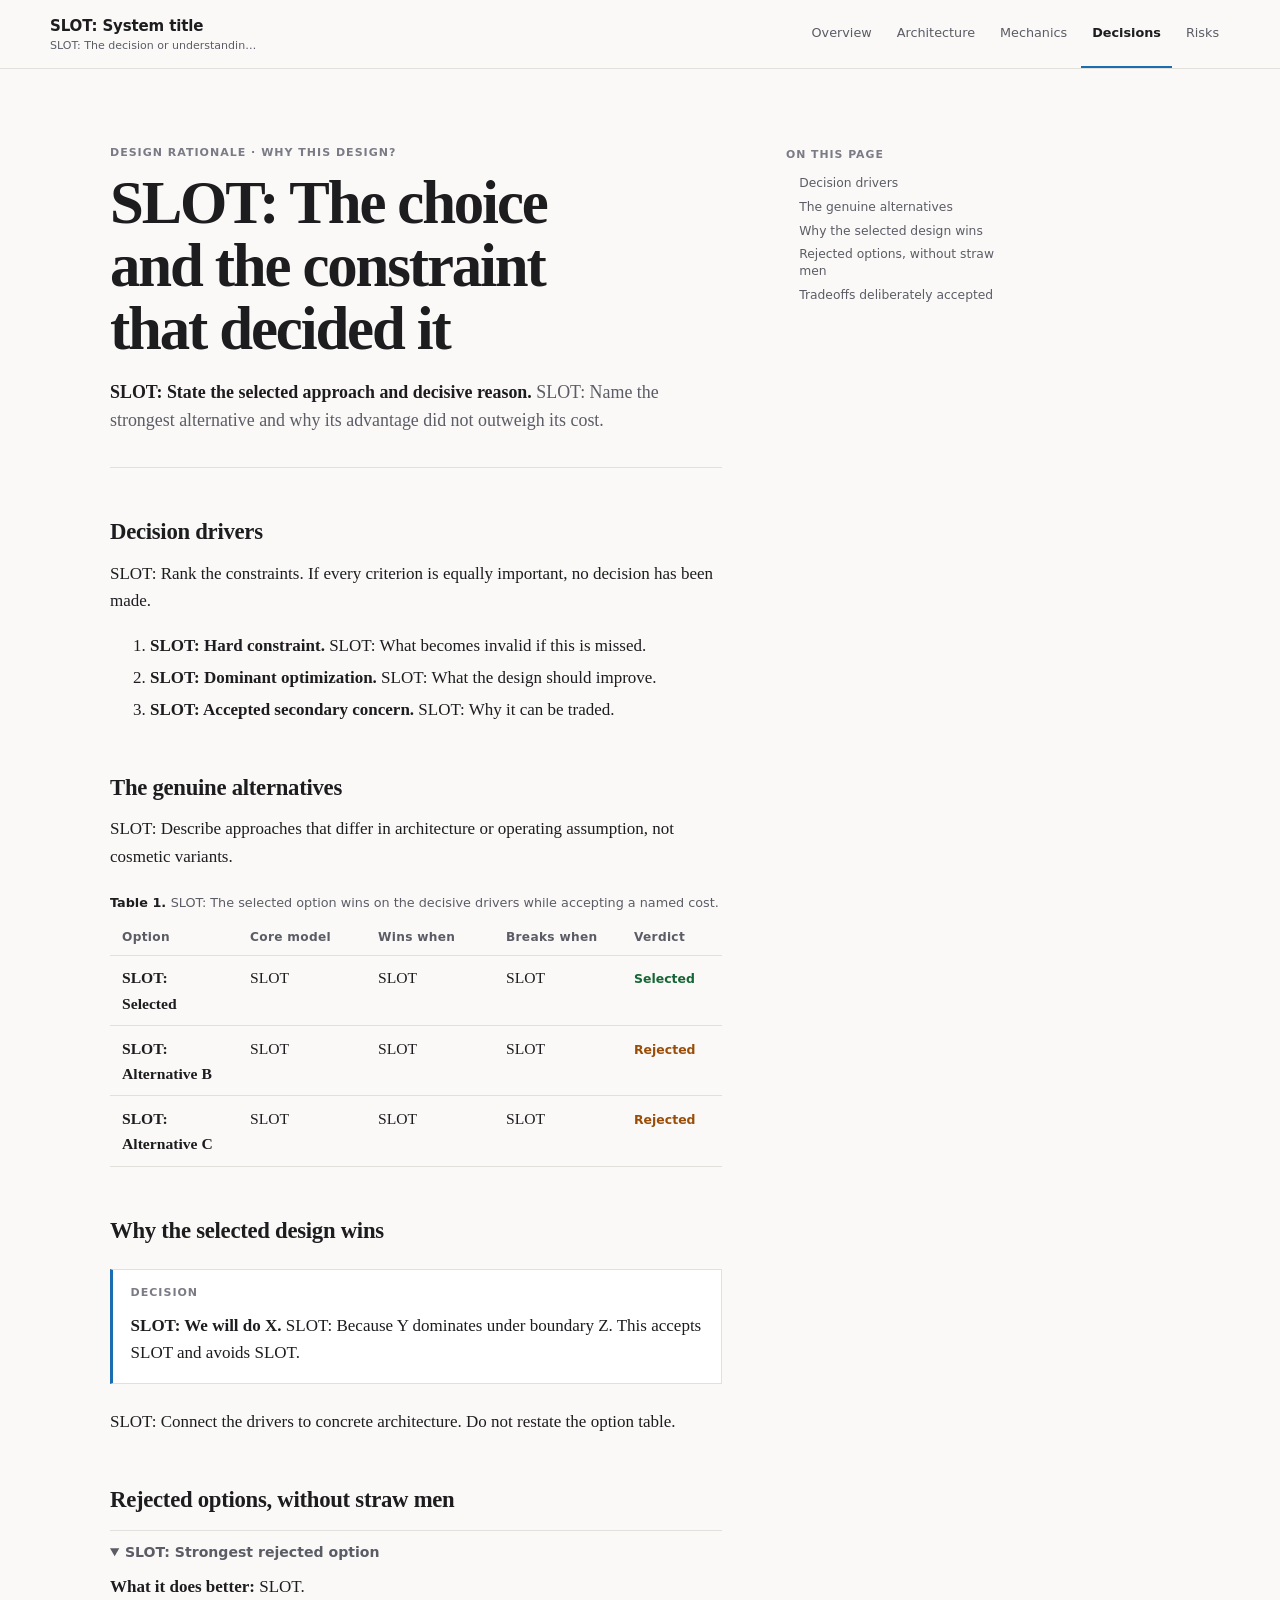
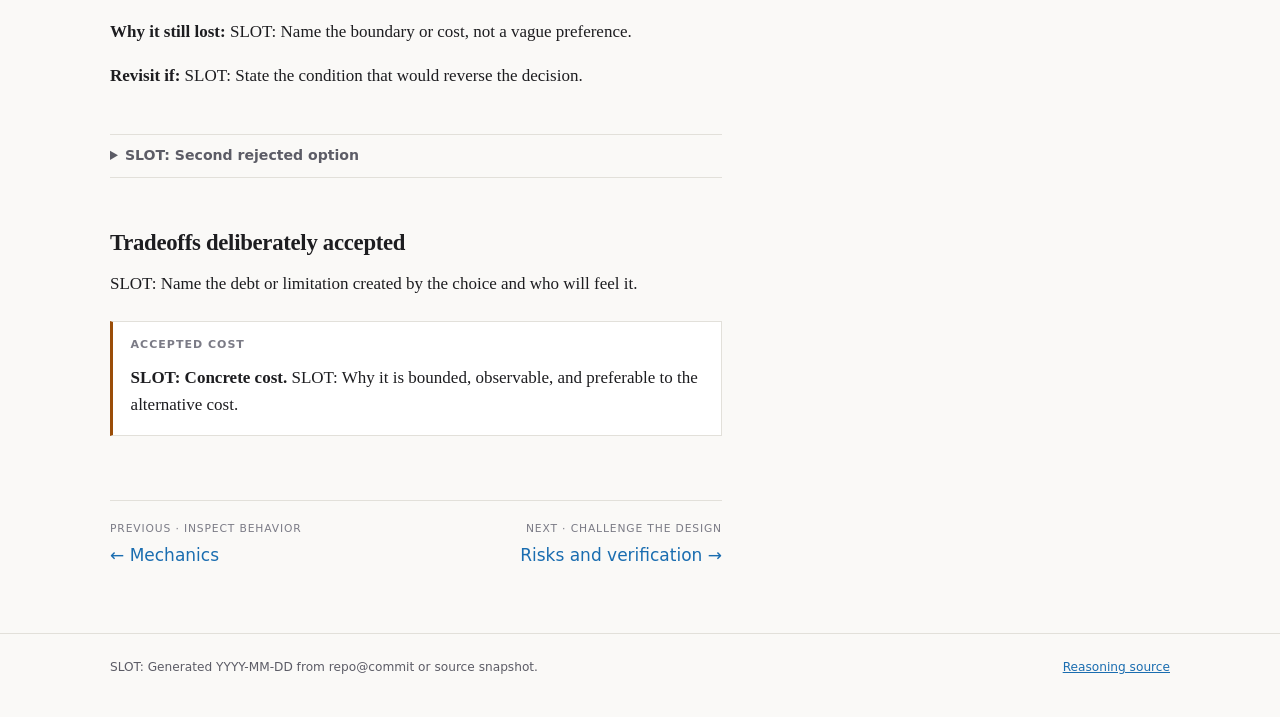
<file: skills/htmlize/assets/templates/site/decisions.html>
<!doctype html>
<html lang="en">
<head>
<meta charset="utf-8">
<meta name="viewport" content="width=device-width, initial-scale=1">
<meta name="description" content="SLOT: The design drivers, alternatives, selected architecture, and tradeoffs.">
<title>Decisions — SLOT: System title</title>
<link rel="stylesheet" href="assets/site.css">
<script src="assets/diagram-viewer.js" defer></script>
<script src="assets/site.js" defer></script>
</head>
<body data-page="decisions.html">
<a class="skip-link" href="#main">Skip to content</a>

<header class="site-header">
  <div class="site-header-inner">
    <a class="site-mark" href="index.html" aria-label="SLOT: System title, overview">
      <span class="site-name">SLOT: System title</span>
      <span class="site-purpose">SLOT: The decision or understanding this briefing enables.</span>
    </a>
    <nav class="primary-nav" aria-label="Primary">
      <a href="index.html">Overview</a>
      <a href="architecture.html">Architecture</a>
      <a href="mechanics.html">Mechanics</a>
      <a href="decisions.html" aria-current="page">Decisions</a>
      <a href="risks.html">Risks</a>
    </nav>
  </div>
</header>

<div class="page-shell">
  <main id="main">
    <header class="page-header">
      <p class="eyebrow">Design rationale · Why this design?</p>
      <h1>SLOT: The choice and the constraint that decided it</h1>
      <p class="lede"><strong>SLOT: State the selected approach and decisive reason.</strong>
        SLOT: Name the strongest alternative and why its advantage did not outweigh its cost.</p>
    </header>

    <section aria-labelledby="drivers">
      <h2 id="drivers">Decision drivers</h2>
      <p>SLOT: Rank the constraints. If every criterion is equally important, no decision has been made.</p>
      <ol>
        <li><strong>SLOT: Hard constraint.</strong> SLOT: What becomes invalid if this is missed.</li>
        <li><strong>SLOT: Dominant optimization.</strong> SLOT: What the design should improve.</li>
        <li><strong>SLOT: Accepted secondary concern.</strong> SLOT: Why it can be traded.</li>
      </ol>
    </section>

    <section aria-labelledby="options">
      <h2 id="options">The genuine alternatives</h2>
      <p>SLOT: Describe approaches that differ in architecture or operating assumption, not cosmetic variants.</p>
      <table>
        <caption>SLOT: The selected option wins on the decisive drivers while accepting a named cost.</caption>
        <thead>
          <tr><th>Option</th><th>Core model</th><th>Wins when</th><th>Breaks when</th><th>Verdict</th></tr>
        </thead>
        <tbody>
          <tr><td><strong>SLOT: Selected</strong></td><td>SLOT</td><td>SLOT</td><td>SLOT</td><td><span class="status ok">Selected</span></td></tr>
          <tr><td><strong>SLOT: Alternative B</strong></td><td>SLOT</td><td>SLOT</td><td>SLOT</td><td><span class="status warn">Rejected</span></td></tr>
          <tr><td><strong>SLOT: Alternative C</strong></td><td>SLOT</td><td>SLOT</td><td>SLOT</td><td><span class="status warn">Rejected</span></td></tr>
        </tbody>
      </table>
    </section>

    <section aria-labelledby="selection">
      <h2 id="selection">Why the selected design wins</h2>
      <div class="decision-statement">
        <p class="section-label">Decision</p>
        <p><strong>SLOT: We will do X.</strong> SLOT: Because Y dominates under boundary Z.
          This accepts SLOT and avoids SLOT.</p>
      </div>
      <p>SLOT: Connect the drivers to concrete architecture. Do not restate the option table.</p>
    </section>

    <section aria-labelledby="rejected">
      <h2 id="rejected">Rejected options, without straw men</h2>
      <details open>
        <summary>SLOT: Strongest rejected option</summary>
        <p><strong>What it does better:</strong> SLOT.</p>
        <p><strong>Why it still lost:</strong> SLOT: Name the boundary or cost, not a vague preference.</p>
        <p><strong>Revisit if:</strong> SLOT: State the condition that would reverse the decision.</p>
      </details>
      <details>
        <summary>SLOT: Second rejected option</summary>
        <p><strong>What it does better:</strong> SLOT.</p>
        <p><strong>Why it still lost:</strong> SLOT.</p>
      </details>
    </section>

    <section aria-labelledby="tradeoffs">
      <h2 id="tradeoffs">Tradeoffs deliberately accepted</h2>
      <p>SLOT: Name the debt or limitation created by the choice and who will feel it.</p>
      <div class="risk-statement">
        <p class="section-label">Accepted cost</p>
        <p><strong>SLOT: Concrete cost.</strong> SLOT: Why it is bounded, observable, and preferable to the alternative cost.</p>
      </div>
    </section>

    <nav class="pager" aria-label="Continue reading">
      <a href="mechanics.html"><span>Previous · inspect behavior</span>← Mechanics</a>
      <a href="risks.html"><span>Next · challenge the design</span>Risks and verification →</a>
    </nav>
  </main>

  <aside class="page-toc" aria-label="On this page">
    <p class="page-toc-label">On this page</p>
    <nav data-page-toc></nav>
  </aside>
</div>

<footer class="site-footer">
  <div class="site-footer-inner">
    <span>SLOT: Generated YYYY-MM-DD from repo@commit or source snapshot.</span>
    <a href="sources/brief.md">Reasoning source</a>
  </div>
</footer>
</body>
</html>
</file>
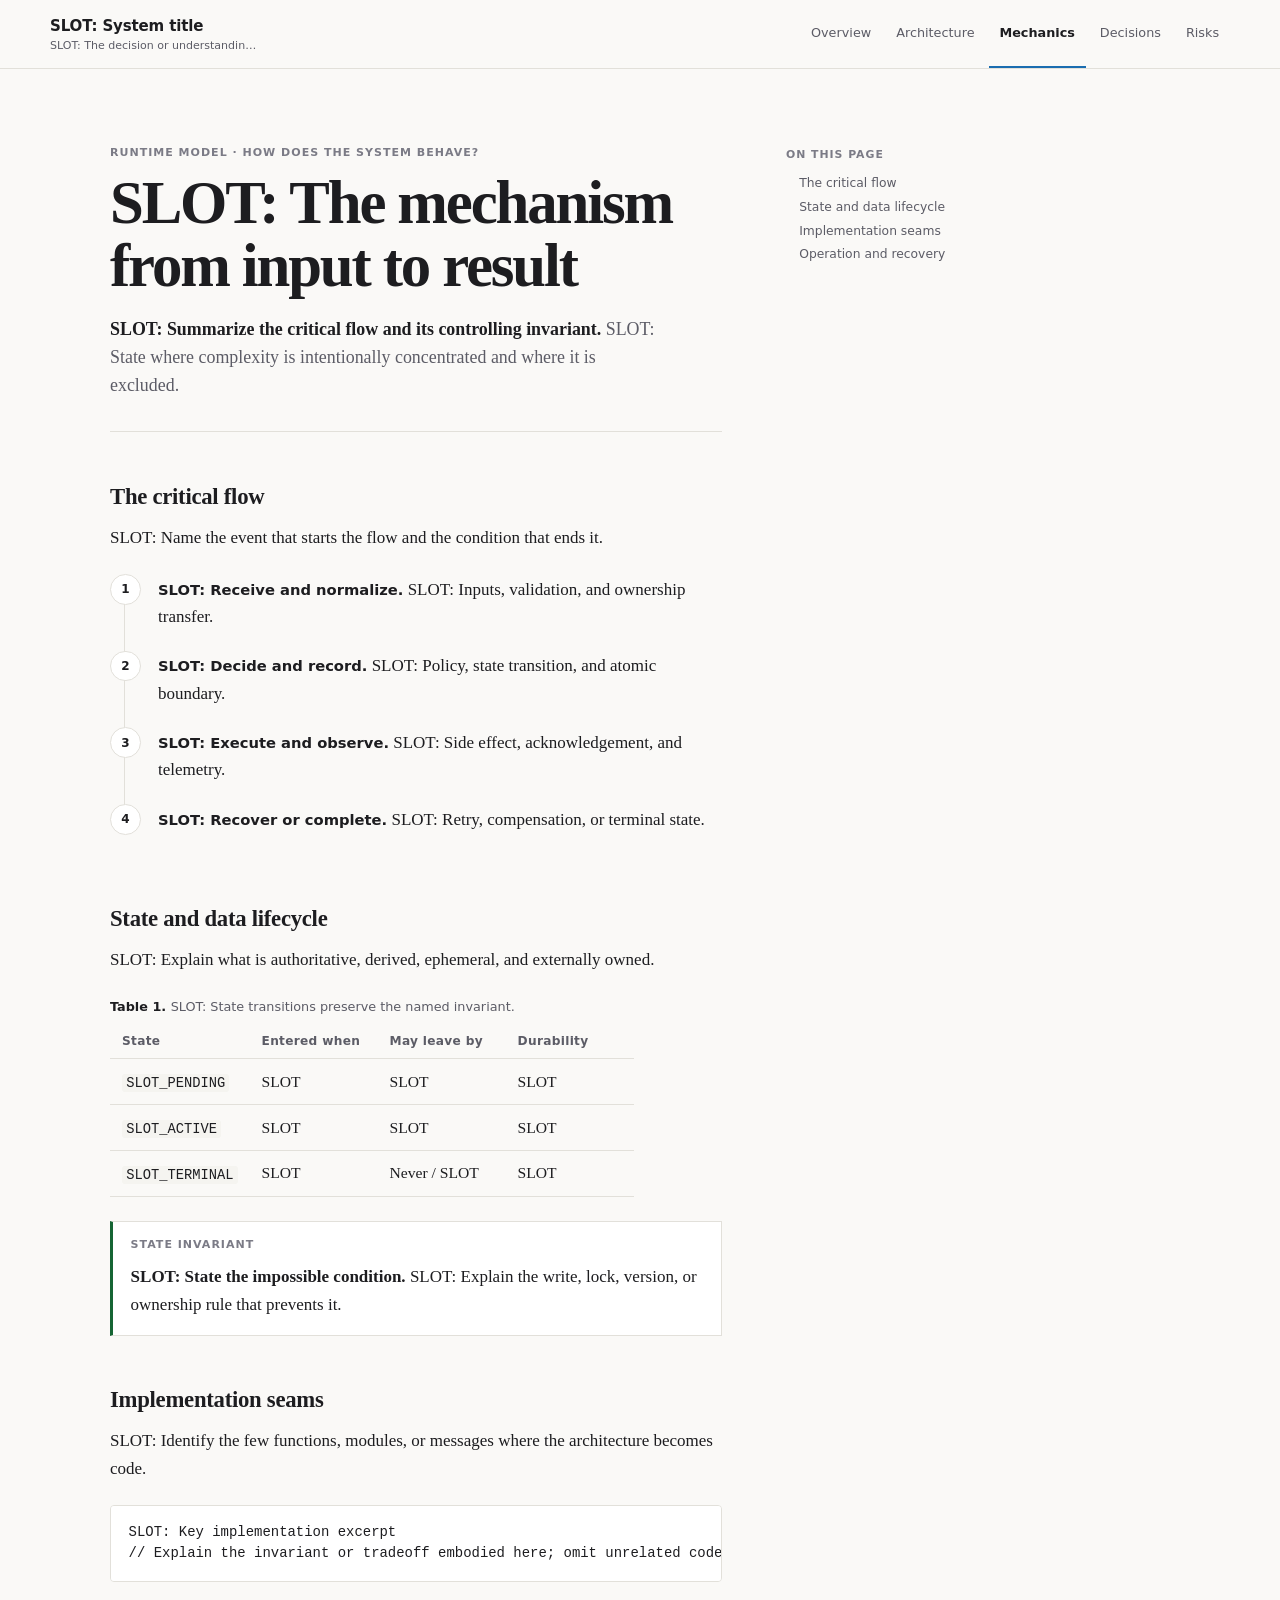
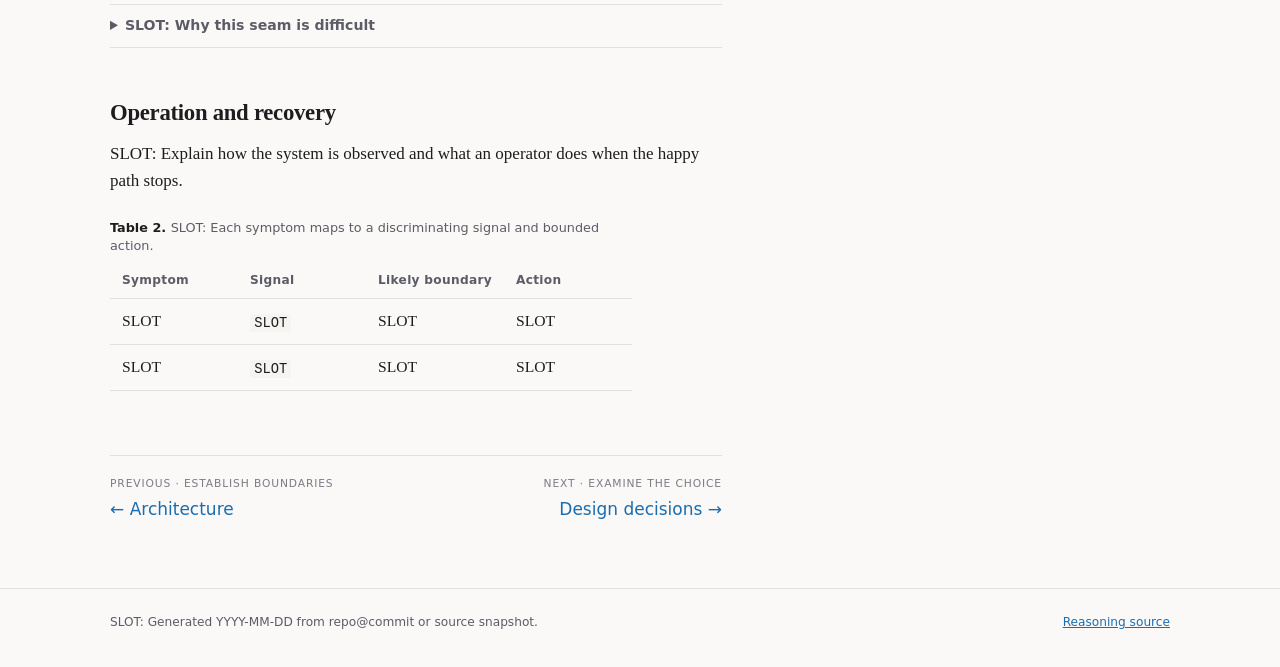
<file: skills/htmlize/assets/templates/site/mechanics.html>
<!doctype html>
<html lang="en">
<head>
<meta charset="utf-8">
<meta name="viewport" content="width=device-width, initial-scale=1">
<meta name="description" content="SLOT: The runtime flow, state lifecycle, invariants, and implementation seams.">
<title>Mechanics — SLOT: System title</title>
<link rel="stylesheet" href="assets/site.css">
<script src="assets/diagram-viewer.js" defer></script>
<script src="assets/site.js" defer></script>
</head>
<body data-page="mechanics.html">
<a class="skip-link" href="#main">Skip to content</a>

<header class="site-header">
  <div class="site-header-inner">
    <a class="site-mark" href="index.html" aria-label="SLOT: System title, overview">
      <span class="site-name">SLOT: System title</span>
      <span class="site-purpose">SLOT: The decision or understanding this briefing enables.</span>
    </a>
    <nav class="primary-nav" aria-label="Primary">
      <a href="index.html">Overview</a>
      <a href="architecture.html">Architecture</a>
      <a href="mechanics.html" aria-current="page">Mechanics</a>
      <a href="decisions.html">Decisions</a>
      <a href="risks.html">Risks</a>
    </nav>
  </div>
</header>

<div class="page-shell">
  <main id="main">
    <header class="page-header">
      <p class="eyebrow">Runtime model · How does the system behave?</p>
      <h1>SLOT: The mechanism from input to result</h1>
      <p class="lede"><strong>SLOT: Summarize the critical flow and its controlling invariant.</strong>
        SLOT: State where complexity is intentionally concentrated and where it is excluded.</p>
    </header>

    <section aria-labelledby="critical-flow">
      <h2 id="critical-flow">The critical flow</h2>
      <p>SLOT: Name the event that starts the flow and the condition that ends it.</p>
      <ol class="flow">
        <li><strong>SLOT: Receive and normalize.</strong> SLOT: Inputs, validation, and ownership transfer.</li>
        <li><strong>SLOT: Decide and record.</strong> SLOT: Policy, state transition, and atomic boundary.</li>
        <li><strong>SLOT: Execute and observe.</strong> SLOT: Side effect, acknowledgement, and telemetry.</li>
        <li><strong>SLOT: Recover or complete.</strong> SLOT: Retry, compensation, or terminal state.</li>
      </ol>
    </section>

    <section aria-labelledby="state-model">
      <h2 id="state-model">State and data lifecycle</h2>
      <p>SLOT: Explain what is authoritative, derived, ephemeral, and externally owned.</p>
      <table>
        <caption>SLOT: State transitions preserve the named invariant.</caption>
        <thead>
          <tr><th>State</th><th>Entered when</th><th>May leave by</th><th>Durability</th></tr>
        </thead>
        <tbody>
          <tr><td><code>SLOT_PENDING</code></td><td>SLOT</td><td>SLOT</td><td>SLOT</td></tr>
          <tr><td><code>SLOT_ACTIVE</code></td><td>SLOT</td><td>SLOT</td><td>SLOT</td></tr>
          <tr><td><code>SLOT_TERMINAL</code></td><td>SLOT</td><td>Never / SLOT</td><td>SLOT</td></tr>
        </tbody>
      </table>
      <div class="invariant">
        <p class="section-label">State invariant</p>
        <p><strong>SLOT: State the impossible condition.</strong> SLOT: Explain the write,
          lock, version, or ownership rule that prevents it.</p>
      </div>
    </section>

    <section aria-labelledby="implementation-seams">
      <h2 id="implementation-seams">Implementation seams</h2>
      <p>SLOT: Identify the few functions, modules, or messages where the architecture becomes code.</p>
      <pre><code>SLOT: Key implementation excerpt
// Explain the invariant or tradeoff embodied here; omit unrelated code.</code></pre>
      <details>
        <summary>SLOT: Why this seam is difficult</summary>
        <p>SLOT: Race, ordering, idempotency, partial failure, performance, or compatibility detail.</p>
      </details>
    </section>

    <section aria-labelledby="operation">
      <h2 id="operation">Operation and recovery</h2>
      <p>SLOT: Explain how the system is observed and what an operator does when the happy path stops.</p>
      <table>
        <caption>SLOT: Each symptom maps to a discriminating signal and bounded action.</caption>
        <thead>
          <tr><th>Symptom</th><th>Signal</th><th>Likely boundary</th><th>Action</th></tr>
        </thead>
        <tbody>
          <tr><td>SLOT</td><td><code>SLOT</code></td><td>SLOT</td><td>SLOT</td></tr>
          <tr><td>SLOT</td><td><code>SLOT</code></td><td>SLOT</td><td>SLOT</td></tr>
        </tbody>
      </table>
    </section>

    <nav class="pager" aria-label="Continue reading">
      <a href="architecture.html"><span>Previous · establish boundaries</span>← Architecture</a>
      <a href="decisions.html"><span>Next · examine the choice</span>Design decisions →</a>
    </nav>
  </main>

  <aside class="page-toc" aria-label="On this page">
    <p class="page-toc-label">On this page</p>
    <nav data-page-toc></nav>
  </aside>
</div>

<footer class="site-footer">
  <div class="site-footer-inner">
    <span>SLOT: Generated YYYY-MM-DD from repo@commit or source snapshot.</span>
    <a href="sources/brief.md">Reasoning source</a>
  </div>
</footer>
</body>
</html>
</file>
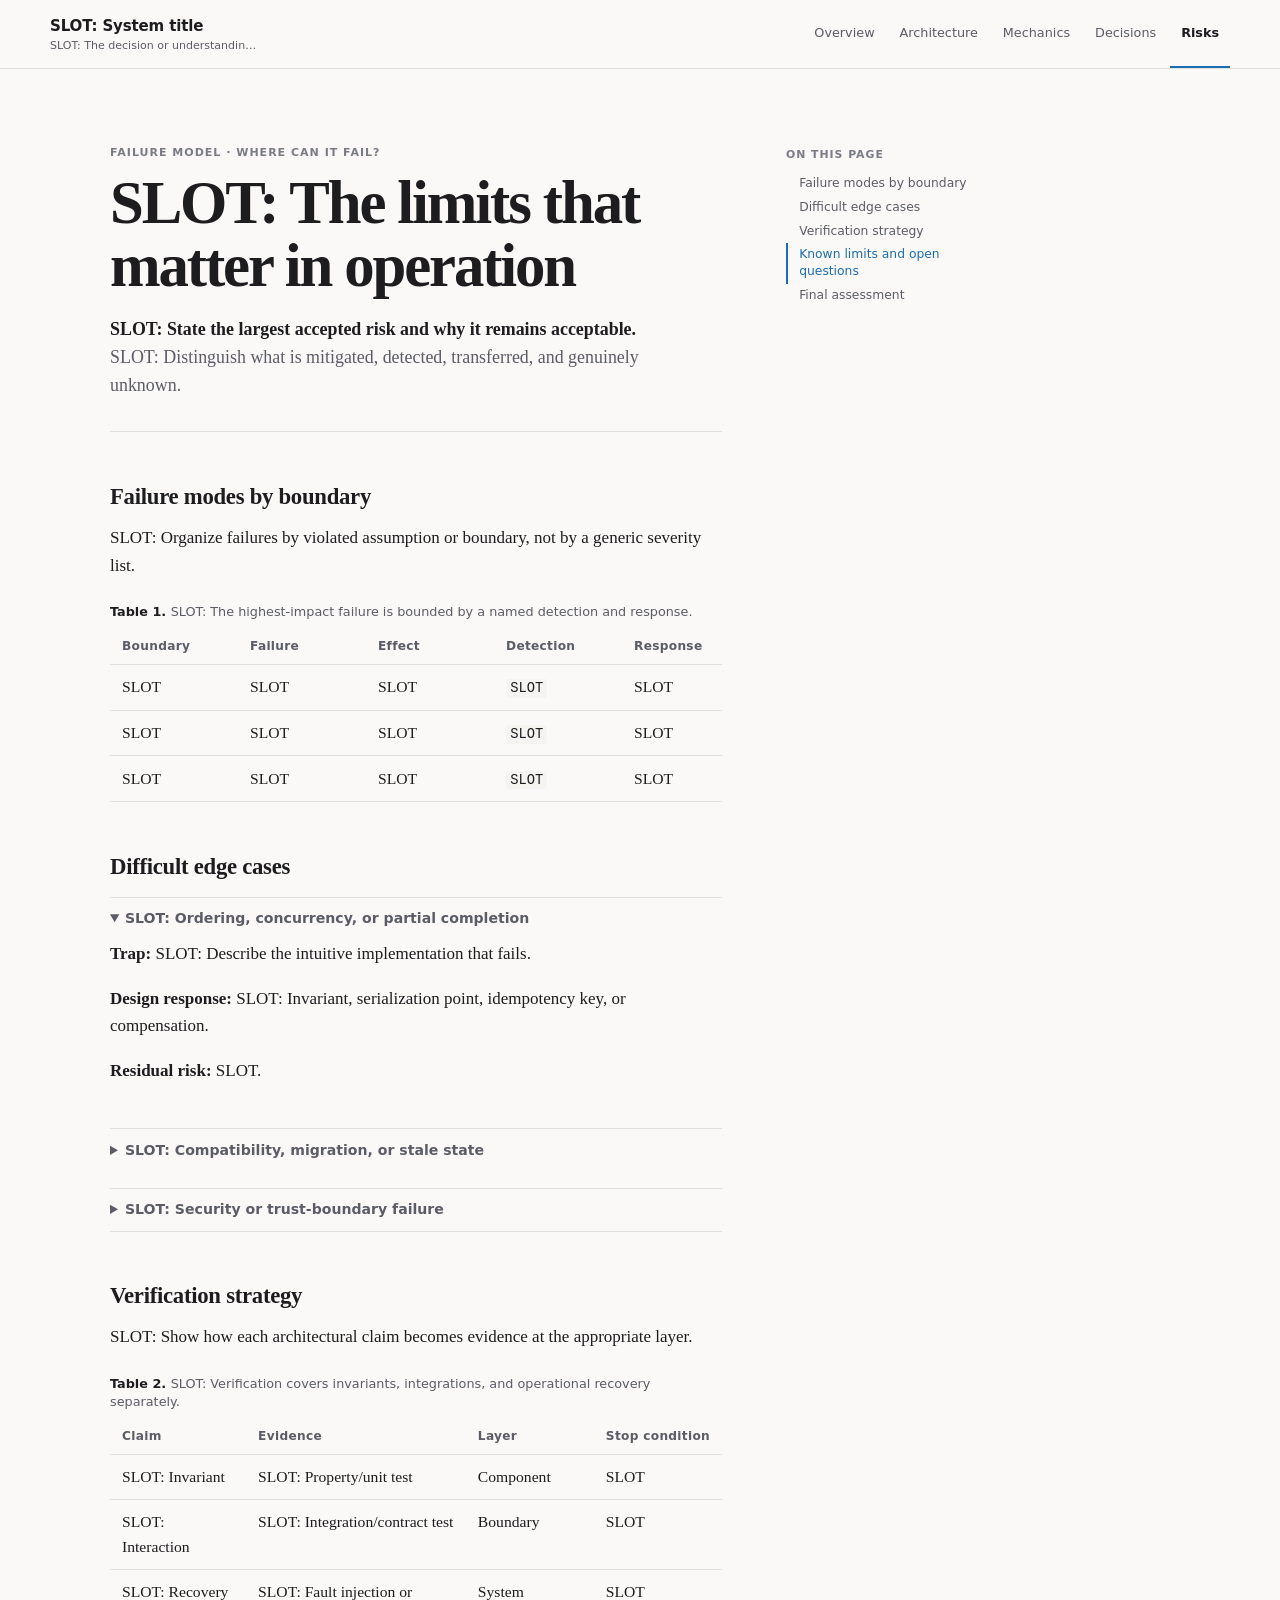
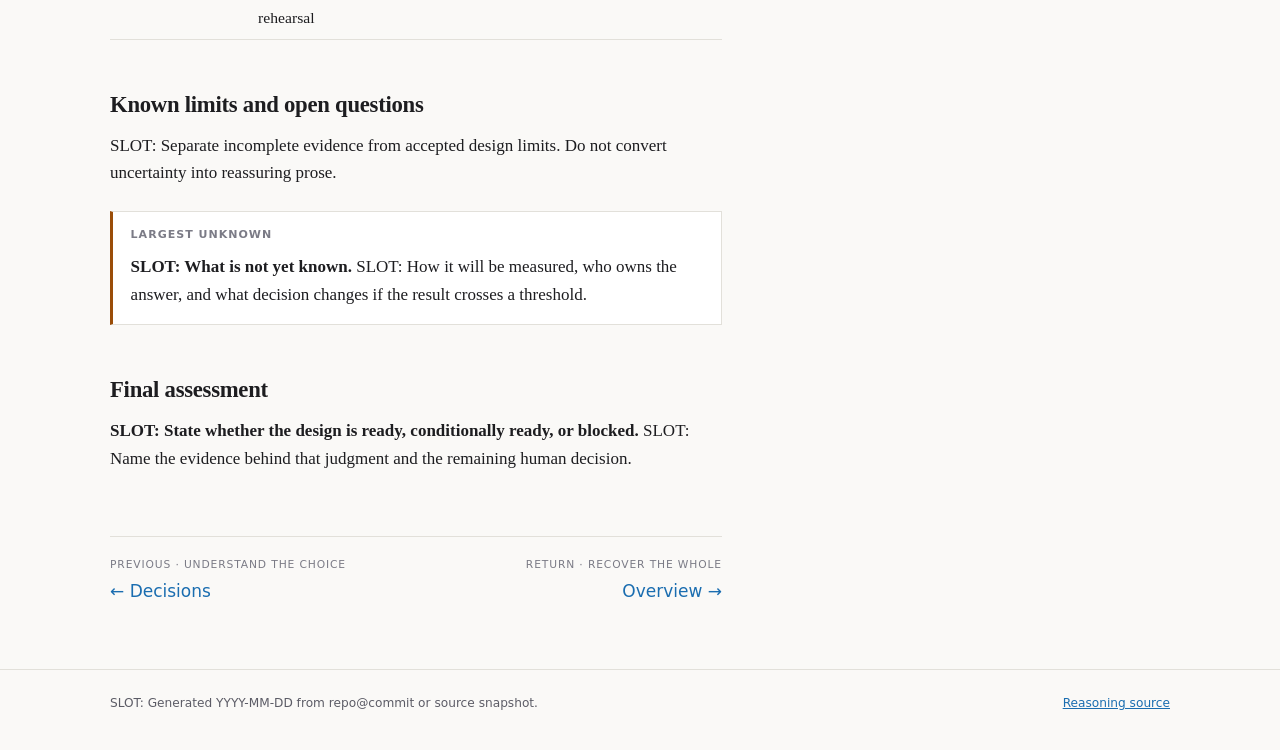
<file: skills/htmlize/assets/templates/site/risks.html>
<!doctype html>
<html lang="en">
<head>
<meta charset="utf-8">
<meta name="viewport" content="width=device-width, initial-scale=1">
<meta name="description" content="SLOT: Failure modes, edge cases, implementation traps, mitigations, and verification limits.">
<title>Risks — SLOT: System title</title>
<link rel="stylesheet" href="assets/site.css">
<script src="assets/diagram-viewer.js" defer></script>
<script src="assets/site.js" defer></script>
</head>
<body data-page="risks.html">
<a class="skip-link" href="#main">Skip to content</a>

<header class="site-header">
  <div class="site-header-inner">
    <a class="site-mark" href="index.html" aria-label="SLOT: System title, overview">
      <span class="site-name">SLOT: System title</span>
      <span class="site-purpose">SLOT: The decision or understanding this briefing enables.</span>
    </a>
    <nav class="primary-nav" aria-label="Primary">
      <a href="index.html">Overview</a>
      <a href="architecture.html">Architecture</a>
      <a href="mechanics.html">Mechanics</a>
      <a href="decisions.html">Decisions</a>
      <a href="risks.html" aria-current="page">Risks</a>
    </nav>
  </div>
</header>

<div class="page-shell">
  <main id="main">
    <header class="page-header">
      <p class="eyebrow">Failure model · Where can it fail?</p>
      <h1>SLOT: The limits that matter in operation</h1>
      <p class="lede"><strong>SLOT: State the largest accepted risk and why it remains acceptable.</strong>
        SLOT: Distinguish what is mitigated, detected, transferred, and genuinely unknown.</p>
    </header>

    <section aria-labelledby="failure-modes">
      <h2 id="failure-modes">Failure modes by boundary</h2>
      <p>SLOT: Organize failures by violated assumption or boundary, not by a generic severity list.</p>
      <table>
        <caption>SLOT: The highest-impact failure is bounded by a named detection and response.</caption>
        <thead>
          <tr><th>Boundary</th><th>Failure</th><th>Effect</th><th>Detection</th><th>Response</th></tr>
        </thead>
        <tbody>
          <tr><td>SLOT</td><td>SLOT</td><td>SLOT</td><td><code>SLOT</code></td><td>SLOT</td></tr>
          <tr><td>SLOT</td><td>SLOT</td><td>SLOT</td><td><code>SLOT</code></td><td>SLOT</td></tr>
          <tr><td>SLOT</td><td>SLOT</td><td>SLOT</td><td><code>SLOT</code></td><td>SLOT</td></tr>
        </tbody>
      </table>
    </section>

    <section aria-labelledby="edge-cases">
      <h2 id="edge-cases">Difficult edge cases</h2>
      <details open>
        <summary>SLOT: Ordering, concurrency, or partial completion</summary>
        <p><strong>Trap:</strong> SLOT: Describe the intuitive implementation that fails.</p>
        <p><strong>Design response:</strong> SLOT: Invariant, serialization point, idempotency key, or compensation.</p>
        <p><strong>Residual risk:</strong> SLOT.</p>
      </details>
      <details>
        <summary>SLOT: Compatibility, migration, or stale state</summary>
        <p><strong>Trap:</strong> SLOT.</p>
        <p><strong>Design response:</strong> SLOT.</p>
        <p><strong>Residual risk:</strong> SLOT.</p>
      </details>
      <details>
        <summary>SLOT: Security or trust-boundary failure</summary>
        <p><strong>Trap:</strong> SLOT.</p>
        <p><strong>Design response:</strong> SLOT.</p>
        <p><strong>Residual risk:</strong> SLOT.</p>
      </details>
    </section>

    <section aria-labelledby="verification">
      <h2 id="verification">Verification strategy</h2>
      <p>SLOT: Show how each architectural claim becomes evidence at the appropriate layer.</p>
      <table>
        <caption>SLOT: Verification covers invariants, integrations, and operational recovery separately.</caption>
        <thead>
          <tr><th>Claim</th><th>Evidence</th><th>Layer</th><th>Stop condition</th></tr>
        </thead>
        <tbody>
          <tr><td>SLOT: Invariant</td><td>SLOT: Property/unit test</td><td>Component</td><td>SLOT</td></tr>
          <tr><td>SLOT: Interaction</td><td>SLOT: Integration/contract test</td><td>Boundary</td><td>SLOT</td></tr>
          <tr><td>SLOT: Recovery</td><td>SLOT: Fault injection or rehearsal</td><td>System</td><td>SLOT</td></tr>
        </tbody>
      </table>
    </section>

    <section aria-labelledby="unknowns">
      <h2 id="unknowns">Known limits and open questions</h2>
      <p>SLOT: Separate incomplete evidence from accepted design limits. Do not convert uncertainty into reassuring prose.</p>
      <div class="risk-statement">
        <p class="section-label">Largest unknown</p>
        <p><strong>SLOT: What is not yet known.</strong> SLOT: How it will be measured,
          who owns the answer, and what decision changes if the result crosses a threshold.</p>
      </div>
    </section>

    <section aria-labelledby="conclusion">
      <h2 id="conclusion">Final assessment</h2>
      <p><strong>SLOT: State whether the design is ready, conditionally ready, or blocked.</strong>
        SLOT: Name the evidence behind that judgment and the remaining human decision.</p>
    </section>

    <nav class="pager" aria-label="Continue reading">
      <a href="decisions.html"><span>Previous · understand the choice</span>← Decisions</a>
      <a href="index.html"><span>Return · recover the whole</span>Overview →</a>
    </nav>
  </main>

  <aside class="page-toc" aria-label="On this page">
    <p class="page-toc-label">On this page</p>
    <nav data-page-toc></nav>
  </aside>
</div>

<footer class="site-footer">
  <div class="site-footer-inner">
    <span>SLOT: Generated YYYY-MM-DD from repo@commit or source snapshot.</span>
    <a href="sources/brief.md">Reasoning source</a>
  </div>
</footer>
</body>
</html>
</file>
<file: skills/htmlize/assets/templates/site/assets/site.css>
:root {
  --bg: #faf9f7;
  --surface: #ffffff;
  --surface-2: #f5f4f0;
  --ink: #1d1d20;
  --ink-2: #5c5c66;
  --ink-3: #7b7b86;
  --rule: #e2e0da;
  --accent: #1a6db0;
  --accent-soft: #e7f1f8;
  --ok: #166534;
  --warn: #9a4d08;
  --bad: #b42318;
  --serif: "Charter", "Iowan Old Style", Georgia, serif;
  --sans: ui-sans-serif, system-ui, -apple-system, sans-serif;
  --mono: ui-monospace, "SF Mono", Menlo, Consolas, monospace;
  color-scheme: light dark;
}

@media (prefers-color-scheme: dark) {
  :root {
    --bg: #131316;
    --surface: #1c1c21;
    --surface-2: #232329;
    --ink: #ececf0;
    --ink-2: #a4a4af;
    --ink-3: #83838e;
    --rule: #303038;
    --accent: #65aee5;
    --accent-soft: #172b3a;
    --ok: #4ade80;
    --warn: #fbbf24;
    --bad: #f87171;
  }
}

* { box-sizing: border-box; }

html {
  scroll-behavior: smooth;
  scroll-padding-top: 6.5rem;
}

body {
  margin: 0;
  background: var(--bg);
  color: var(--ink);
  font: 17px/1.62 var(--serif);
  text-rendering: optimizeLegibility;
}

a { color: var(--accent); }
a:hover { text-decoration-thickness: 2px; }

:focus-visible {
  outline: 2px solid var(--accent);
  outline-offset: 3px;
}

.skip-link {
  position: fixed;
  z-index: 1000;
  top: 0.5rem;
  left: 0.5rem;
  padding: 0.45rem 0.7rem;
  background: var(--surface);
  border: 1px solid var(--accent);
  font: 0.85rem/1.2 var(--sans);
  transform: translateY(-150%);
}

.skip-link:focus { transform: translateY(0); }

.site-header {
  position: sticky;
  z-index: 20;
  top: 0;
  background: var(--bg);
  background: color-mix(in srgb, var(--bg) 94%, transparent);
  border-bottom: 1px solid var(--rule);
  backdrop-filter: blur(12px);
}

.site-header-inner {
  display: flex;
  align-items: center;
  gap: 2rem;
  width: min(1180px, calc(100% - 2.5rem));
  min-height: 4.25rem;
  margin: 0 auto;
}

.site-mark {
  min-width: 12rem;
  color: var(--ink);
  text-decoration: none;
  font-family: var(--sans);
}

.site-name {
  display: block;
  font-size: 0.94rem;
  font-weight: 700;
  letter-spacing: -0.01em;
}

.site-purpose {
  display: block;
  overflow: hidden;
  max-width: 30ch;
  color: var(--ink-2);
  font-size: 0.69rem;
  line-height: 1.35;
  text-overflow: ellipsis;
  white-space: nowrap;
}

.primary-nav {
  display: flex;
  align-items: stretch;
  align-self: stretch;
  gap: 0.2rem;
  margin-left: auto;
  font: 0.8rem/1 var(--sans);
}

.primary-nav a {
  display: flex;
  align-items: center;
  border-bottom: 2px solid transparent;
  padding: 0 0.68rem;
  color: var(--ink-2);
  text-decoration: none;
}

.primary-nav a:hover { color: var(--ink); }

.primary-nav a[aria-current="page"] {
  border-bottom-color: var(--accent);
  color: var(--ink);
  font-weight: 650;
}

.page-shell {
  display: grid;
  grid-template-columns: minmax(0, 72ch) 13rem;
  gap: clamp(2rem, 5vw, 4.5rem);
  width: min(1060px, calc(100% - 2.5rem));
  margin: 0 auto;
  padding: clamp(2.75rem, 6vw, 5.5rem) 0 4rem;
}

main { min-width: 0; }

.page-header {
  margin-bottom: 3rem;
  padding-bottom: 2rem;
  border-bottom: 1px solid var(--rule);
}

.eyebrow,
.section-label {
  margin: 0 0 0.65rem;
  color: var(--ink-3);
  font: 650 0.69rem/1.3 var(--sans);
  letter-spacing: 0.09em;
  text-transform: uppercase;
}

h1, h2, h3 {
  color: var(--ink);
  text-wrap: balance;
}

h1 {
  max-width: 21ch;
  margin: 0;
  font-size: clamp(2.15rem, 5vw, 3.8rem);
  line-height: 1.04;
  letter-spacing: -0.035em;
}

h2 {
  margin: 3rem 0 0.8rem;
  padding-top: 0.15rem;
  font-size: 1.42rem;
  line-height: 1.25;
  letter-spacing: -0.012em;
}

h3 {
  margin: 1.9rem 0 0.45rem;
  font-size: 1.04rem;
  line-height: 1.3;
}

.lede {
  max-width: 62ch;
  margin: 1.2rem 0 0;
  color: var(--ink-2);
  font-size: 1.12rem;
  line-height: 1.55;
}

.lede strong { color: var(--ink); font-weight: 650; }

p, ul, ol { margin-top: 0.7rem; }
li + li { margin-top: 0.3rem; }

.thesis {
  margin: 1.6rem 0;
  padding: 0.15rem 0 0.15rem 1.15rem;
  border-left: 3px solid var(--accent);
  font-size: 1.08rem;
}

.scope-grid {
  display: grid;
  grid-template-columns: 1fr 1fr;
  gap: 1.25rem 2rem;
  margin: 1.5rem 0;
}

.scope-grid > div {
  padding-top: 0.75rem;
  border-top: 1px solid var(--rule);
}

.scope-grid h3 { margin-top: 0; }
.scope-grid p { color: var(--ink-2); }

.reading-paths {
  margin: 1.4rem 0;
  border-top: 1px solid var(--rule);
}

.reading-path {
  display: grid;
  grid-template-columns: minmax(9rem, 0.65fr) 1.35fr;
  gap: 1.5rem;
  padding: 1rem 0;
  border-bottom: 1px solid var(--rule);
}

.reading-path strong {
  font-family: var(--sans);
  font-size: 0.9rem;
}

.reading-path p { margin: 0; color: var(--ink-2); }

.reading-path a { font-family: var(--sans); font-size: 0.88rem; }

.decision-statement,
.risk-statement,
.invariant {
  margin: 1.5rem 0;
  padding: 1rem 1.1rem;
  background: var(--surface);
  border: 1px solid var(--rule);
  border-left: 3px solid var(--accent);
}

.risk-statement { border-left-color: var(--warn); }
.invariant { border-left-color: var(--ok); }

.decision-statement > :first-child,
.risk-statement > :first-child,
.invariant > :first-child { margin-top: 0; }

.decision-statement > :last-child,
.risk-statement > :last-child,
.invariant > :last-child { margin-bottom: 0; }

table {
  display: block;
  width: 100%;
  margin: 1.5rem 0;
  overflow-x: auto;
  border-collapse: collapse;
  font-size: 0.92em;
}

th, td {
  min-width: 8rem;
  padding: 0.58rem 0.75rem;
  border-bottom: 1px solid var(--rule);
  text-align: left;
  vertical-align: top;
}

th {
  color: var(--ink-2);
  font: 650 0.76rem/1.35 var(--sans);
  letter-spacing: 0.025em;
}

td.num, th.num {
  text-align: right;
  font-family: var(--sans);
  font-variant-numeric: tabular-nums;
}

tbody tr:hover td { background: var(--surface-2); }

code, pre { font-family: var(--mono); }

:not(pre) > code {
  padding: 0.12em 0.3em;
  background: var(--surface-2);
  border-radius: 3px;
  font-size: 0.88em;
}

pre {
  position: relative;
  margin: 1.4rem 0;
  padding: 1rem 1.1rem;
  overflow-x: auto;
  background: var(--surface);
  border: 1px solid var(--rule);
  border-radius: 4px;
  font-size: 0.82em;
  line-height: 1.55;
  tab-size: 4;
}

.flow {
  margin: 1.5rem 0;
  padding: 0;
  list-style: none;
  counter-reset: flow;
}

.flow li {
  position: relative;
  margin: 0;
  padding: 0 0 1.35rem 3rem;
  counter-increment: flow;
}

.flow li::before {
  position: absolute;
  left: 0;
  top: -0.1rem;
  display: grid;
  width: 1.8rem;
  height: 1.8rem;
  place-items: center;
  border: 1px solid var(--rule);
  border-radius: 50%;
  background: var(--surface);
  content: counter(flow);
  font: 650 0.75rem/1 var(--sans);
}

.flow li:not(:last-child)::after {
  position: absolute;
  left: 0.88rem;
  top: 1.75rem;
  bottom: 0;
  width: 1px;
  background: var(--rule);
  content: "";
}

.flow strong { font-family: var(--sans); font-size: 0.92rem; }

details {
  margin: 1rem 0;
  padding: 0.7rem 0;
  border-top: 1px solid var(--rule);
}

details:last-of-type { border-bottom: 1px solid var(--rule); }

summary {
  cursor: pointer;
  color: var(--ink-2);
  font: 650 0.88rem/1.4 var(--sans);
}

summary:hover { color: var(--accent); }

.status {
  font: 650 0.78rem/1.3 var(--sans);
  white-space: nowrap;
}

.status.ok { color: var(--ok); }
.status.warn { color: var(--warn); }
.status.bad { color: var(--bad); }

.page-toc {
  position: sticky;
  top: 6.25rem;
  align-self: start;
  font-family: var(--sans);
}

.page-toc:not(.is-ready) { display: none; }

.page-toc-label {
  margin: 0 0 0.55rem;
  color: var(--ink-3);
  font-size: 0.68rem;
  font-weight: 650;
  letter-spacing: 0.09em;
  text-transform: uppercase;
}

.page-toc a {
  display: block;
  padding: 0.2rem 0 0.2rem 0.7rem;
  border-left: 2px solid transparent;
  color: var(--ink-2);
  font-size: 0.77rem;
  line-height: 1.4;
  text-decoration: none;
}

.page-toc a:hover { color: var(--ink); }

.page-toc a.active {
  border-left-color: var(--accent);
  color: var(--accent);
}

.pager {
  display: grid;
  grid-template-columns: 1fr 1fr;
  gap: 2rem;
  margin-top: 4rem;
  padding-top: 1.2rem;
  border-top: 1px solid var(--rule);
  font-family: var(--sans);
}

.pager a { text-decoration: none; }
.pager a:last-child { text-align: right; }

.pager span {
  display: block;
  margin-bottom: 0.25rem;
  color: var(--ink-3);
  font-size: 0.67rem;
  letter-spacing: 0.08em;
  text-transform: uppercase;
}

.site-footer {
  border-top: 1px solid var(--rule);
  color: var(--ink-2);
  font: 0.76rem/1.55 var(--sans);
}

.site-footer-inner {
  display: flex;
  justify-content: space-between;
  gap: 2rem;
  width: min(1060px, calc(100% - 2.5rem));
  margin: 0 auto;
  padding: 1.5rem 0 2.5rem;
}

/* Diagrams: fitted without JS, inspectable when enhanced. */

figure.diagram {
  margin: 1.8rem 0;
  overflow-x: auto;
}

figure.diagram > svg,
.diagram-viewport svg {
  display: block;
  max-width: 100%;
  height: auto;
}

figure.diagram figcaption {
  margin-top: 0.6rem;
  color: var(--ink-2);
  font: 0.8rem/1.5 var(--sans);
}

body { counter-reset: figure table; }

figure.diagram figcaption::before {
  counter-increment: figure;
  content: "Figure " counter(figure) ". ";
  color: var(--ink);
  font-weight: 650;
}

table caption {
  counter-increment: table;
  padding-bottom: 0.45rem;
  caption-side: top;
  color: var(--ink-2);
  font: 0.8rem/1.45 var(--sans);
  text-align: left;
}

table caption::before {
  content: "Table " counter(table) ". ";
  color: var(--ink);
  font-weight: 650;
}

figure.diagram.is-enhanced { overflow: visible; }

.diagram-toolbar {
  display: flex;
  align-items: center;
  gap: 0.35rem;
  padding: 0.45rem;
  background: var(--surface-2);
  border: 1px solid var(--rule);
  border-bottom: 0;
  border-radius: 4px 4px 0 0;
  font-family: var(--sans);
}

.diagram-toolbar button {
  min-width: 2rem;
  min-height: 2rem;
  padding: 0.25rem 0.55rem;
  background: var(--surface);
  border: 1px solid var(--rule);
  border-radius: 3px;
  color: var(--ink);
  font: inherit;
  cursor: pointer;
}

.diagram-toolbar button:hover { border-color: var(--accent); }

.diagram-toolbar input[type="range"] {
  width: min(10rem, 25vw);
  accent-color: var(--accent);
}

.diagram-zoom-output {
  min-width: 3.4rem;
  color: var(--ink-2);
  font-size: 0.75rem;
  font-variant-numeric: tabular-nums;
  text-align: center;
}

.diagram-toolbar-spacer { flex: 1; }

.diagram-viewport {
  max-height: min(68vh, 46rem);
  overflow: auto;
  background: var(--surface);
  border: 1px solid var(--rule);
  border-radius: 0 0 4px 4px;
  overscroll-behavior: contain;
  scrollbar-gutter: stable;
}

.diagram-viewport:focus-visible {
  outline-offset: -3px;
}

.diagram-placeholder { visibility: hidden; }

body.diagram-open { overflow: hidden; }

figure.diagram.is-fullscreen {
  position: fixed;
  z-index: 100;
  inset: 0;
  display: flex;
  flex-direction: column;
  width: auto;
  max-width: none;
  height: 100vh;
  height: 100dvh;
  margin: 0;
  padding: clamp(0.5rem, 2vw, 1.25rem);
  overflow: hidden;
  background: var(--bg);
}

figure.diagram.is-fullscreen .diagram-toolbar { flex: 0 0 auto; }

figure.diagram.is-fullscreen .diagram-viewport {
  flex: 1 1 auto;
  min-height: 0;
  max-height: none;
}

figure.diagram.is-fullscreen figcaption {
  flex: 0 0 auto;
  margin-bottom: 0;
}

/* Dark-mode remap for rendered SVG presentation attributes. */

.diagram svg [fill="#ffffff"]   { fill: var(--surface); }
.diagram svg [fill="#faf9f7"]   { fill: var(--bg); }
.diagram svg [fill="#1d1d20"]   { fill: var(--ink); }
.diagram svg [fill="#5c5c66"]   { fill: var(--ink-2); }
.diagram svg [stroke="#5c5c66"] { stroke: var(--ink-2); }
.diagram svg [stroke="#e6e4de"] { stroke: var(--rule); }
.diagram svg [fill="#1a6db0"]   { fill: var(--accent); }
.diagram svg [stroke="#1a6db0"] { stroke: var(--accent); }
.diagram svg [fill="#eaeaea"]   { fill: var(--rule); }
.diagram svg [stroke="#000000"] { stroke: var(--ink-2); }
.diagram svg [stroke="#666"],
.diagram svg [stroke="#999"]    { stroke: var(--ink-2); }

@media (max-width: 880px) {
  html { scroll-padding-top: 9rem; }

  .site-header { position: static; backdrop-filter: none; }

  .site-header-inner {
    display: block;
    width: min(72ch, calc(100% - 2rem));
    padding: 0.85rem 0 0;
  }

  .site-mark { display: block; min-width: 0; margin-bottom: 0.55rem; }

  .primary-nav {
    gap: 0;
    margin: 0 -0.35rem;
    overflow-x: auto;
  }

  .primary-nav a {
    min-height: 2.5rem;
    padding: 0 0.4rem;
    white-space: nowrap;
  }

  .page-shell {
    display: block;
    width: min(72ch, calc(100% - 2rem));
    padding-top: 2.8rem;
  }

  .page-toc { display: none !important; }
}

@media (max-width: 600px) {
  body { font-size: 16px; }
  .scope-grid { grid-template-columns: 1fr; }
  .reading-path { grid-template-columns: 1fr; gap: 0.35rem; }
  .pager { grid-template-columns: 1fr; gap: 1.25rem; }
  .pager a:last-child { text-align: left; }
  .site-footer-inner { display: block; width: calc(100% - 2rem); }
  .diagram-toolbar input[type="range"] { width: 5.5rem; }
}

@media (prefers-reduced-motion: reduce) {
  html { scroll-behavior: auto; }
}

@media print {
  :root {
    --bg: #ffffff;
    --surface: #ffffff;
    --surface-2: #f5f4f0;
    --ink: #111111;
    --ink-2: #4b4b52;
    --ink-3: #6b6b72;
    --rule: #d8d6d0;
    --accent: #174f7a;
    color-scheme: light;
  }

  body {
    background: #fff;
    color: #111;
    font-size: 10.5pt;
  }

  .site-header,
  .page-toc,
  .pager,
  .diagram-toolbar,
  .skip-link { display: none !important; }

  .page-shell {
    display: block;
    width: auto;
    margin: 0;
    padding: 0;
  }

  .page-header { margin-bottom: 1.5rem; }
  h1 { font-size: 28pt; }
  a { color: inherit; text-decoration: underline; }
  pre { white-space: pre-wrap; word-break: break-word; }

  figure.diagram,
  figure.diagram.is-fullscreen {
    position: static !important;
    display: block;
    height: auto;
    margin: 1rem 0;
    padding: 0;
    overflow: visible;
    background: transparent;
  }

  .diagram-viewport {
    max-height: none;
    overflow: visible;
    border: 0;
  }

  .diagram-viewport svg { width: 100% !important; max-width: 100% !important; }
  details { break-inside: avoid; }
  .site-footer { margin-top: 1.5rem; }
}
</file>
